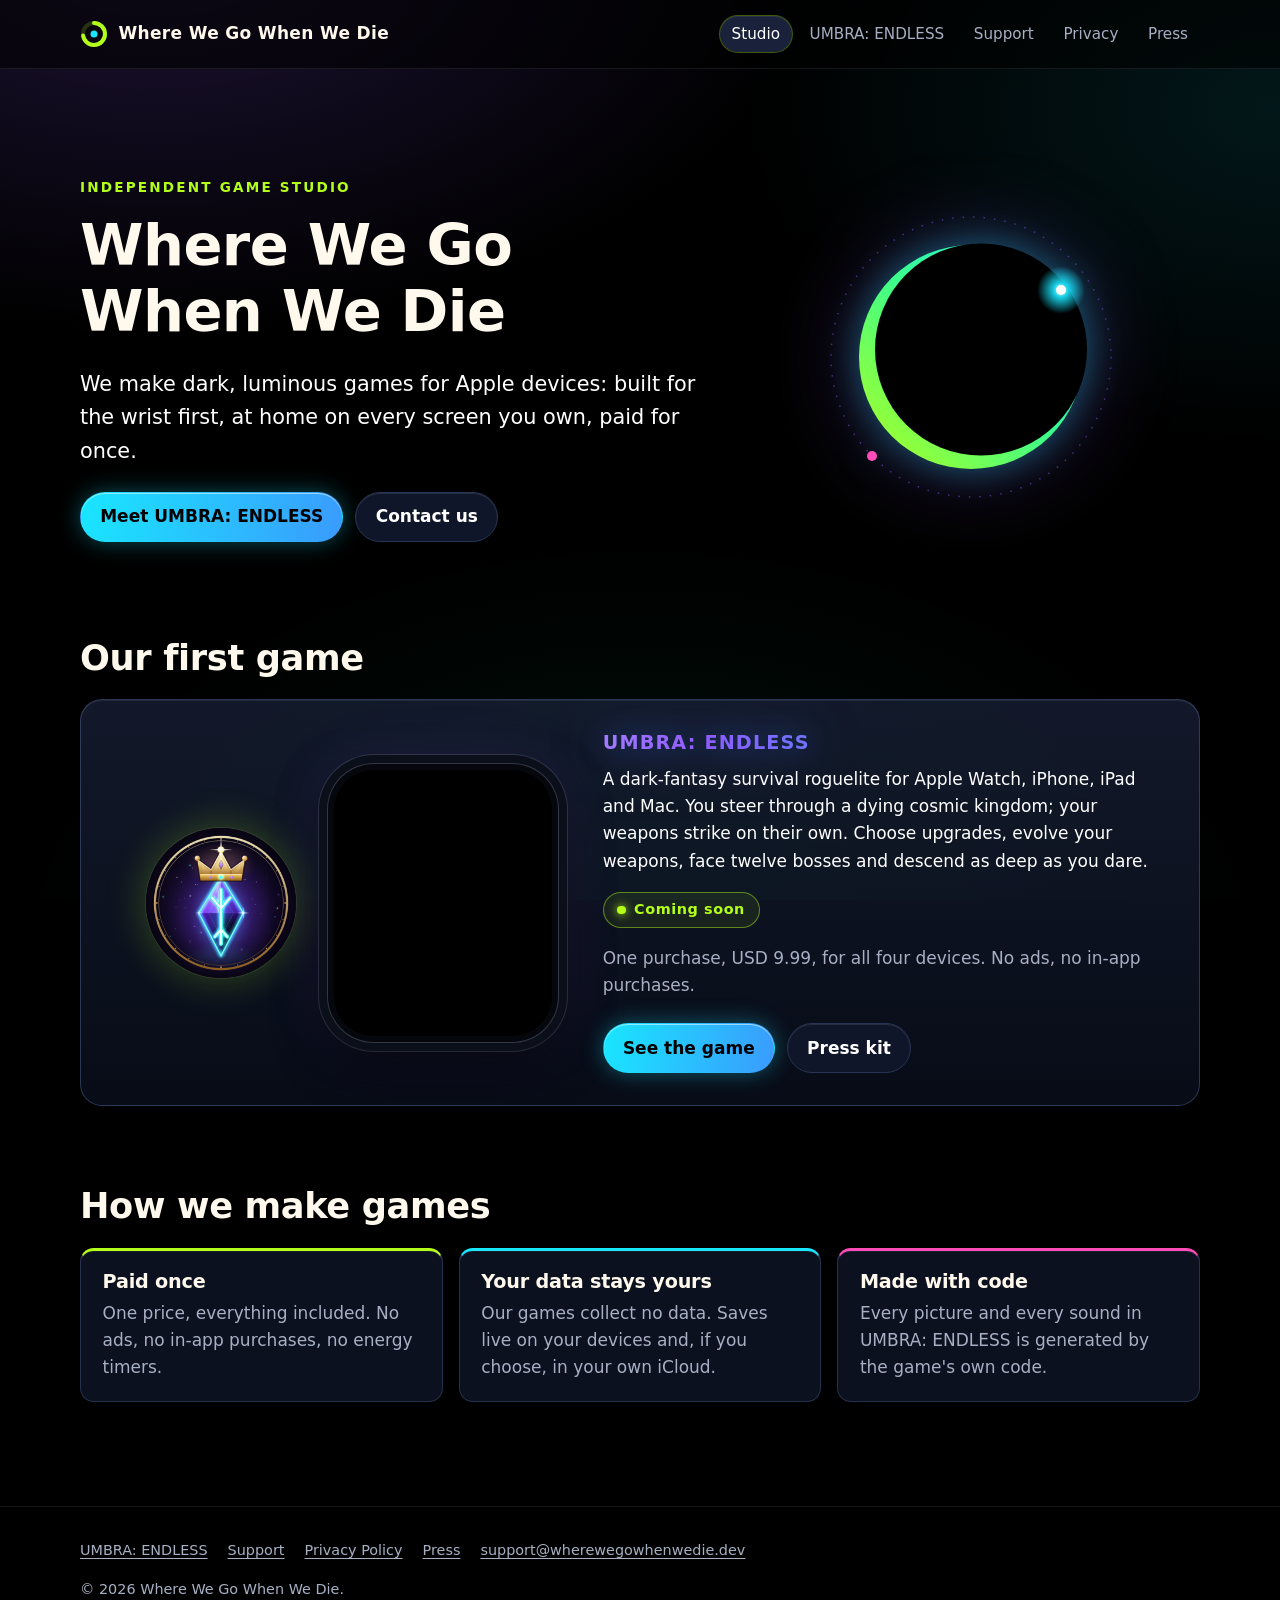
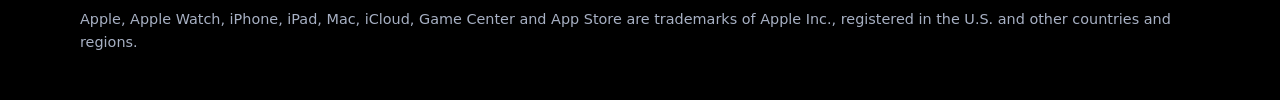
<file: index.html>
<!doctype html>
<html lang="en">
<head>
  <meta charset="utf-8">
  <meta name="viewport" content="width=device-width, initial-scale=1">
  <meta http-equiv="Content-Security-Policy" content="default-src 'none'; style-src 'self'; img-src 'self'; base-uri 'none'; form-action 'none'">
  <meta name="referrer" content="no-referrer">
  <title>Where We Go When We Die, an independent game studio</title>
  <meta name="description" content="Where We Go When We Die is an independent studio making dark, luminous games for Apple devices. Its first game is UMBRA: ENDLESS.">
  <link rel="canonical" href="https://wherewegowhenwedie.dev/">
  <meta name="theme-color" content="#000000">
  <meta property="og:type" content="website">
  <meta property="og:site_name" content="Where We Go When We Die">
  <meta property="og:title" content="Where We Go When We Die">
  <meta property="og:description" content="An independent studio making dark, luminous games for Apple devices. First game: UMBRA: ENDLESS.">
  <meta property="og:url" content="https://wherewegowhenwedie.dev/">
  <meta property="og:image" content="https://wherewegowhenwedie.dev/assets/img/umbra-icon-512.png">
  <link rel="icon" href="/favicon.ico" sizes="any">
  <link rel="icon" type="image/png" href="/assets/img/favicon-32.png" sizes="32x32">
  <link rel="apple-touch-icon" href="/apple-touch-icon.png">
  <link rel="stylesheet" href="/assets/site.css">
</head>
<body>
  <a class="skip-link" href="#main">Skip to content</a>

  <header class="site-header">
    <div class="wrap">
      <a class="studio-mark" href="/">
        <svg width="28" height="28" viewBox="0 0 28 28" aria-hidden="true" focusable="false">
          <circle cx="14" cy="14" r="11" fill="none" stroke="#b4ff1a" stroke-opacity="0.18" stroke-width="4"/>
          <circle cx="14" cy="14" r="11" fill="none" stroke="#b4ff1a" stroke-width="4" stroke-linecap="round" stroke-dasharray="50 70" transform="rotate(-90 14 14)"/>
          <circle cx="14" cy="14" r="3.5" fill="#19e6ff"/>
        </svg>
        Where We Go When We Die
      </a>
      <nav class="site-nav" aria-label="Main">
        <ul>
          <li><a href="/" aria-current="page">Studio</a></li>
          <li><a href="/umbra/">UMBRA: ENDLESS</a></li>
          <li><a href="/umbra/support/">Support</a></li>
          <li><a href="/umbra/privacy/">Privacy</a></li>
          <li><a href="/press/">Press</a></li>
        </ul>
      </nav>
    </div>
  </header>

  <main id="main">
    <section class="hero">
      <div class="wrap hero-grid">
        <div>
          <p class="eyebrow">Independent game studio</p>
          <h1>Where We Go<br>When We Die</h1>
          <p class="lead">We make dark, luminous games for Apple devices: built for the wrist first, at home on every screen you own, paid for once.</p>
          <div class="actions">
            <a class="btn btn-primary" href="/umbra/">Meet UMBRA: ENDLESS</a>
            <!--email_off--><a class="btn" href="mailto:support@wherewegowhenwedie.dev">Contact us</a><!--/email_off-->
          </div>
        </div>
        <svg class="hero-mark" viewBox="0 0 300 300" aria-hidden="true" focusable="false">
          <defs>
            <linearGradient id="mark-corona" x1="0" y1="1" x2="1" y2="0">
              <stop offset="0" stop-color="#b4ff1a"/>
              <stop offset="0.5" stop-color="#3dff8a"/>
              <stop offset="1" stop-color="#19e6ff"/>
            </linearGradient>
            <radialGradient id="mark-bead">
              <stop offset="0" stop-color="#ffffff"/>
              <stop offset="0.3" stop-color="#19e6ff" stop-opacity="0.9"/>
              <stop offset="1" stop-color="#19e6ff" stop-opacity="0"/>
            </radialGradient>
          </defs>
          <circle cx="150" cy="150" r="140" fill="none" stroke="#8e5bff" stroke-opacity="0.45" stroke-width="1.5" stroke-dasharray="1.5 9"/>
          <circle cx="150" cy="150" r="112" fill="url(#mark-corona)"/>
          <circle cx="160" cy="142.5" r="106" fill="#000000"/>
          <circle cx="240" cy="83" r="24" fill="url(#mark-bead)"/>
          <circle cx="240" cy="83" r="5" fill="#ffffff"/>
          <circle cx="51" cy="249" r="5" fill="#ff4cb8"/>
        </svg>
      </div>
    </section>

    <section aria-labelledby="first-game">
      <div class="wrap">
        <h2 id="first-game">Our first game</h2>
        <article class="panel feature">
          <div class="feature-art">
            <picture><source srcset="/assets/img/umbra-icon-256.webp" type="image/webp"><img class="app-icon" src="/assets/img/umbra-icon-256.png" width="256" height="256" loading="lazy" decoding="async" alt="The UMBRA: ENDLESS app icon."></picture>
            <picture><source srcset="/assets/img/umbra-run.webp" type="image/webp"><img class="screen" src="/assets/img/umbra-run.png" width="844" height="1028" loading="lazy" decoding="async" alt="A run in UMBRA: ENDLESS on Apple Watch: the hero among the stone pillars and candles of the Ashen Cathedral, with enemies closing in and an attack lane marked in red."></picture>
          </div>
          <div>
            <h3 class="glow-title">UMBRA: ENDLESS</h3>
            <p>A dark-fantasy survival roguelite for Apple Watch, iPhone, iPad and Mac. You steer through a dying cosmic kingdom; your weapons strike on their own. Choose upgrades, evolve your weapons, face twelve bosses and descend as deep as you dare.</p>
            <p><span class="pill">Coming soon</span></p>
            <p class="dim">One purchase, USD 9.99, for all four devices. No ads, no in-app purchases.</p>
            <div class="actions">
              <a class="btn btn-primary" href="/umbra/">See the game</a>
              <a class="btn" href="/press/">Press kit</a>
            </div>
          </div>
        </article>
      </div>
    </section>

    <section aria-labelledby="how-we-work">
      <div class="wrap">
        <h2 id="how-we-work">How we make games</h2>
        <ul class="grid grid-3" role="list">
          <li class="card accent accent-lime">
            <h3>Paid once</h3>
            <p>One price, everything included. No ads, no in-app purchases, no energy timers.</p>
          </li>
          <li class="card accent accent-cyan">
            <h3>Your data stays yours</h3>
            <p>Our games collect no data. Saves live on your devices and, if you choose, in your own iCloud.</p>
          </li>
          <li class="card accent accent-magenta">
            <h3>Made with code</h3>
            <p>Every picture and every sound in UMBRA: ENDLESS is generated by the game's own code.</p>
          </li>
        </ul>
      </div>
    </section>
  </main>

  <footer class="site-footer">
    <div class="wrap">
      <ul>
        <li><a href="/umbra/">UMBRA: ENDLESS</a></li>
        <li><a href="/umbra/support/">Support</a></li>
        <li><a href="/umbra/privacy/">Privacy Policy</a></li>
        <li><a href="/press/">Press</a></li>
        <li><!--email_off--><a href="mailto:support@wherewegowhenwedie.dev">support@wherewegowhenwedie.dev</a><!--/email_off--></li>
      </ul>
      <p>&copy; 2026 Where We Go When We Die.</p>
      <p>Apple, Apple Watch, iPhone, iPad, Mac, iCloud, Game Center and App Store are trademarks of Apple Inc., registered in the U.S. and other countries and regions.</p>
    </div>
  </footer>
</body>
</html>
</file>
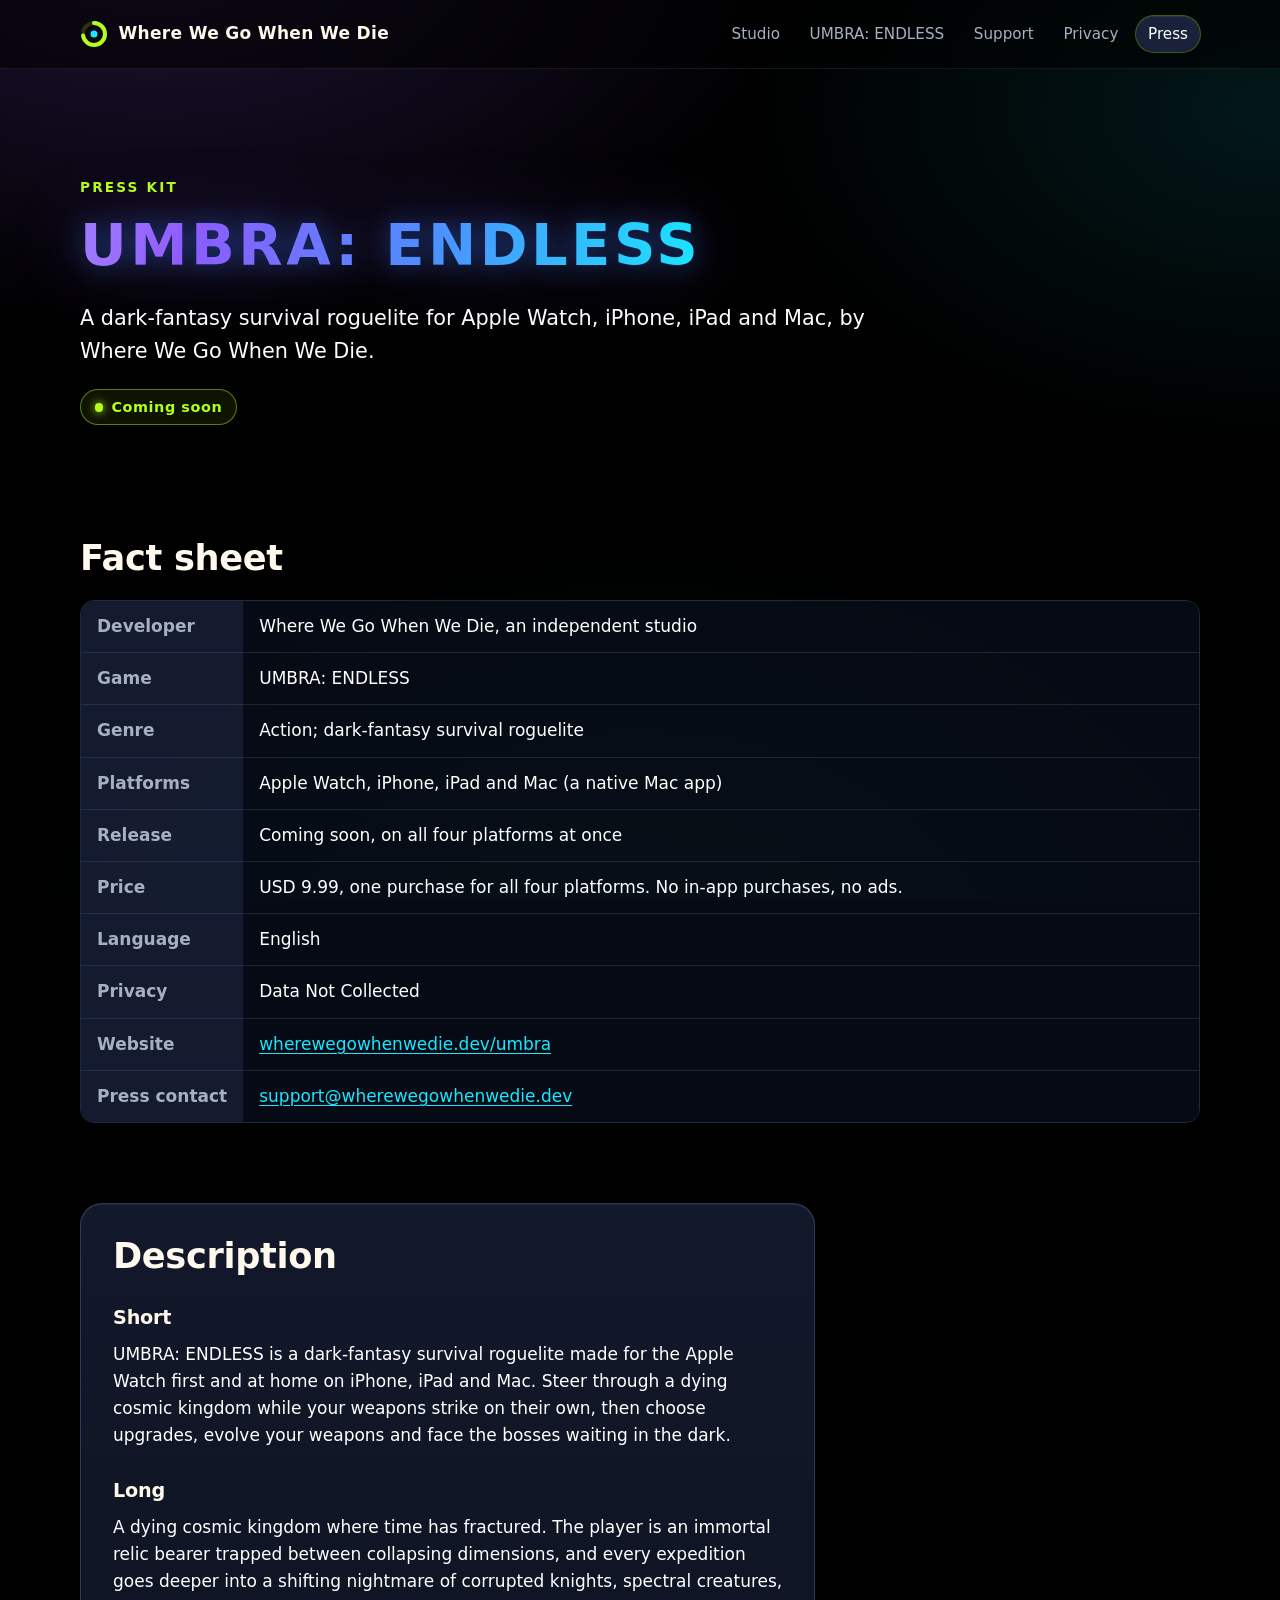
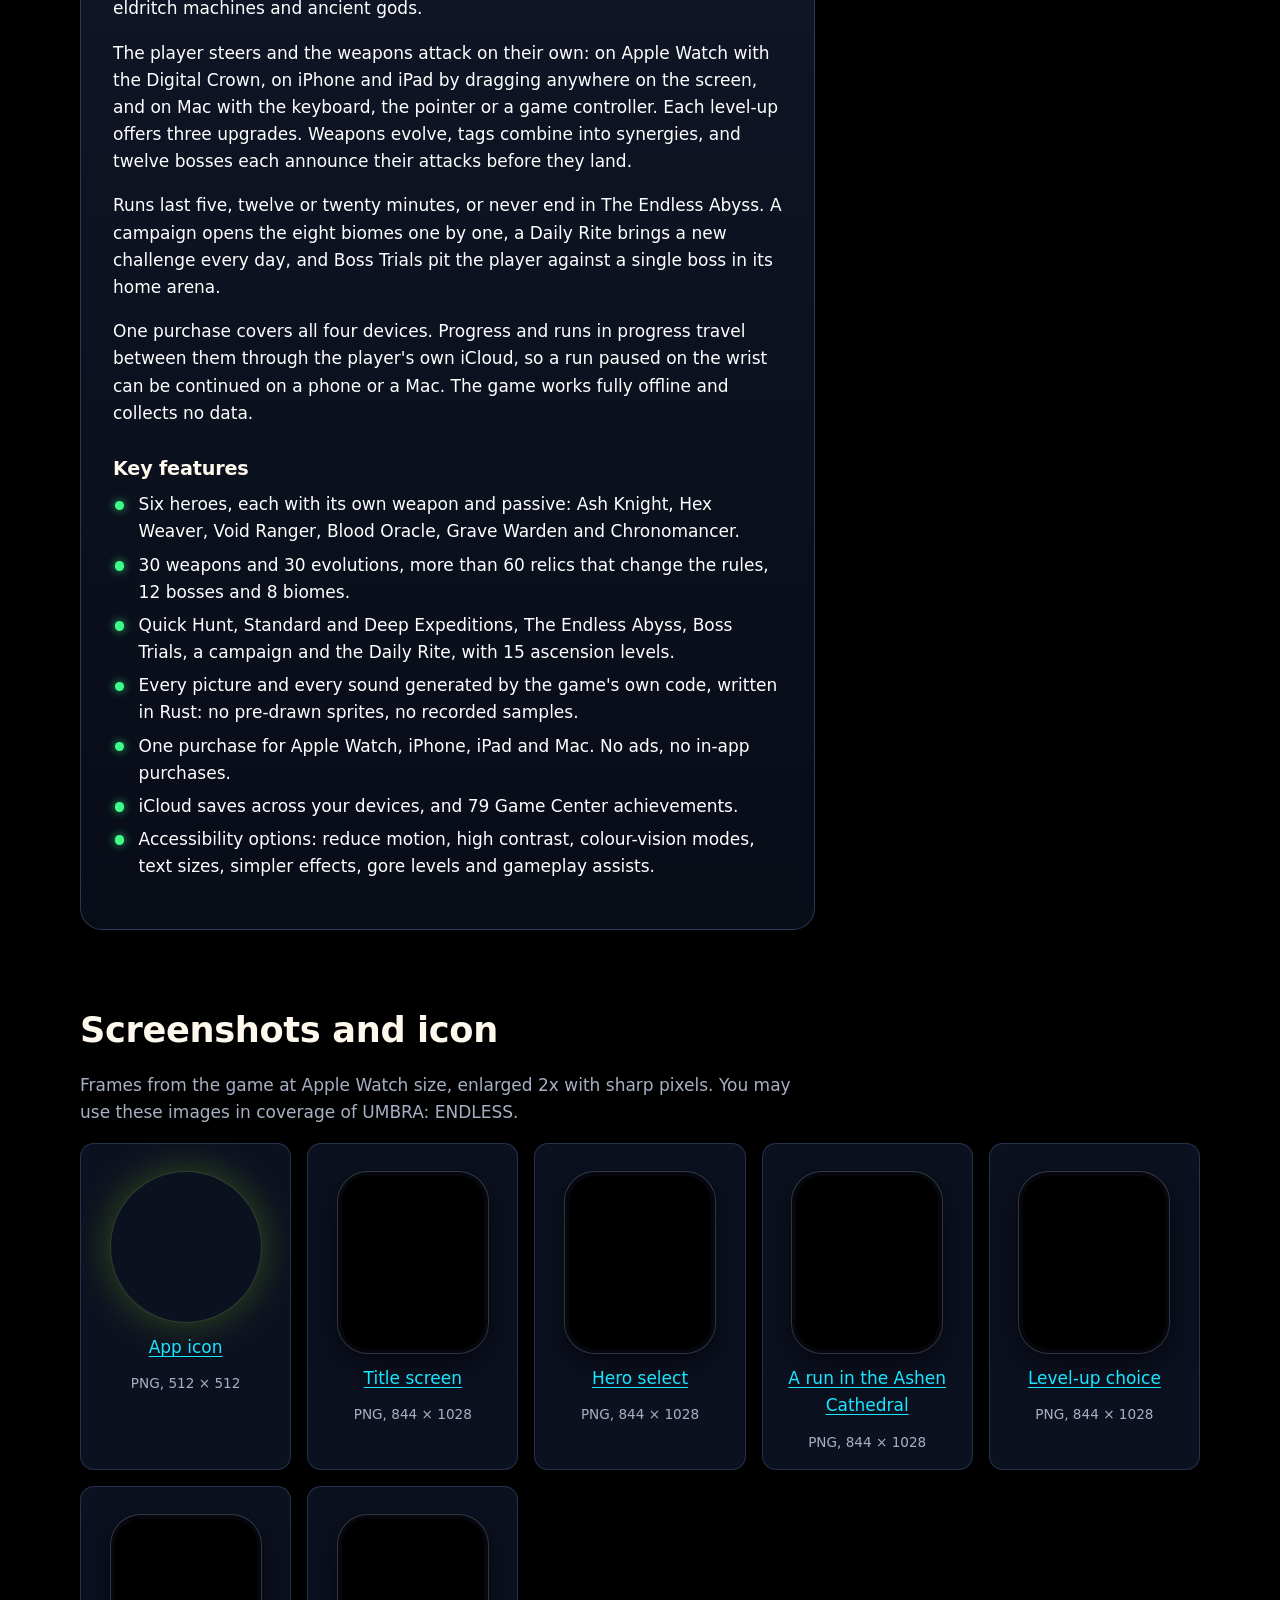
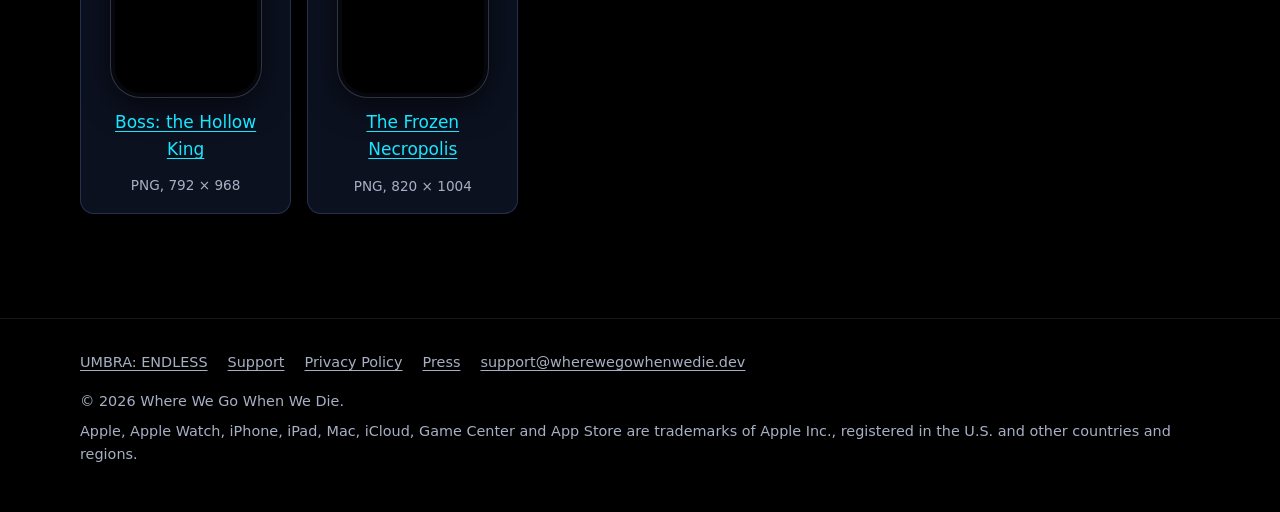
<file: press/index.html>
<!doctype html>
<html lang="en">
<head>
  <meta charset="utf-8">
  <meta name="viewport" content="width=device-width, initial-scale=1">
  <meta http-equiv="Content-Security-Policy" content="default-src 'none'; style-src 'self'; img-src 'self'; base-uri 'none'; form-action 'none'">
  <meta name="referrer" content="no-referrer">
  <title>Press kit &middot; UMBRA: ENDLESS</title>
  <meta name="description" content="Press kit for UMBRA: ENDLESS by Where We Go When We Die: fact sheet, description, screenshots and icon to download.">
  <link rel="canonical" href="https://wherewegowhenwedie.dev/press/">
  <meta name="theme-color" content="#000000">
  <meta property="og:type" content="website">
  <meta property="og:site_name" content="Where We Go When We Die">
  <meta property="og:title" content="Press kit &middot; UMBRA: ENDLESS">
  <meta property="og:description" content="Press kit for UMBRA: ENDLESS by Where We Go When We Die: fact sheet, description, screenshots and icon to download.">
  <meta property="og:url" content="https://wherewegowhenwedie.dev/press/">
  <meta property="og:image" content="https://wherewegowhenwedie.dev/assets/img/umbra-icon-512.png">
  <link rel="icon" href="/favicon.ico" sizes="any">
  <link rel="icon" type="image/png" href="/assets/img/favicon-32.png" sizes="32x32">
  <link rel="apple-touch-icon" href="/apple-touch-icon.png">
  <link rel="stylesheet" href="/assets/site.css">
</head>
<body>
  <a class="skip-link" href="#main">Skip to content</a>

  <header class="site-header">
    <div class="wrap">
      <a class="studio-mark" href="/">
        <svg width="28" height="28" viewBox="0 0 28 28" aria-hidden="true" focusable="false">
          <circle cx="14" cy="14" r="11" fill="none" stroke="#b4ff1a" stroke-opacity="0.18" stroke-width="4"/>
          <circle cx="14" cy="14" r="11" fill="none" stroke="#b4ff1a" stroke-width="4" stroke-linecap="round" stroke-dasharray="50 70" transform="rotate(-90 14 14)"/>
          <circle cx="14" cy="14" r="3.5" fill="#19e6ff"/>
        </svg>
        Where We Go When We Die
      </a>
      <nav class="site-nav" aria-label="Main">
        <ul>
          <li><a href="/">Studio</a></li>
          <li><a href="/umbra/">UMBRA: ENDLESS</a></li>
          <li><a href="/umbra/support/">Support</a></li>
          <li><a href="/umbra/privacy/">Privacy</a></li>
          <li><a href="/press/" aria-current="page">Press</a></li>
        </ul>
      </nav>
    </div>
  </header>

  <main id="main">
    <section class="hero">
      <div class="wrap">
        <p class="eyebrow">Press kit</p>
        <h1><span class="glow-title">UMBRA: ENDLESS</span></h1>
        <p class="lead">A dark-fantasy survival roguelite for Apple Watch, iPhone, iPad and Mac, by Where We Go When We Die.</p>
        <p><span class="pill">Coming soon</span></p>
      </div>
    </section>

    <section aria-labelledby="facts">
      <div class="wrap">
        <h2 id="facts">Fact sheet</h2>
        <dl class="facts">
          <dt>Developer</dt>
          <dd>Where We Go When We Die, an independent studio</dd>
          <dt>Game</dt>
          <dd>UMBRA: ENDLESS</dd>
          <dt>Genre</dt>
          <dd>Action; dark-fantasy survival roguelite</dd>
          <dt>Platforms</dt>
          <dd>Apple Watch, iPhone, iPad and Mac (a native Mac app)</dd>
          <dt>Release</dt>
          <dd>Coming soon, on all four platforms at once</dd>
          <dt>Price</dt>
          <dd>USD 9.99, one purchase for all four platforms. No in-app purchases, no ads.</dd>
          <dt>Language</dt>
          <dd>English</dd>
          <dt>Privacy</dt>
          <dd>Data Not Collected</dd>
          <dt>Website</dt>
          <dd><a href="https://wherewegowhenwedie.dev/umbra/">wherewegowhenwedie.dev/umbra</a></dd>
          <dt>Press contact</dt>
          <dd><!--email_off--><a href="mailto:support@wherewegowhenwedie.dev?subject=Press%3A%20UMBRA%3A%20ENDLESS">support@wherewegowhenwedie.dev</a><!--/email_off--></dd>
        </dl>
      </div>
    </section>

    <section aria-labelledby="description">
      <div class="wrap">
        <div class="panel prose">
          <h2 id="description">Description</h2>
          <h3>Short</h3>
          <p>UMBRA: ENDLESS is a dark-fantasy survival roguelite made for the Apple Watch first and at home on iPhone, iPad and Mac. Steer through a dying cosmic kingdom while your weapons strike on their own, then choose upgrades, evolve your weapons and face the bosses waiting in the dark.</p>
          <h3>Long</h3>
          <p>A dying cosmic kingdom where time has fractured. The player is an immortal relic bearer trapped between collapsing dimensions, and every expedition goes deeper into a shifting nightmare of corrupted knights, spectral creatures, eldritch machines and ancient gods.</p>
          <p>The player steers and the weapons attack on their own: on Apple Watch with the Digital Crown, on iPhone and iPad by dragging anywhere on the screen, and on Mac with the keyboard, the pointer or a game controller. Each level-up offers three upgrades. Weapons evolve, tags combine into synergies, and twelve bosses each announce their attacks before they land.</p>
          <p>Runs last five, twelve or twenty minutes, or never end in The Endless Abyss. A campaign opens the eight biomes one by one, a Daily Rite brings a new challenge every day, and Boss Trials pit the player against a single boss in its home arena.</p>
          <p>One purchase covers all four devices. Progress and runs in progress travel between them through the player's own iCloud, so a run paused on the wrist can be continued on a phone or a Mac. The game works fully offline and collects no data.</p>
          <h3>Key features</h3>
          <ul class="ticks">
            <li>Six heroes, each with its own weapon and passive: Ash Knight, Hex Weaver, Void Ranger, Blood Oracle, Grave Warden and Chronomancer.</li>
            <li>30 weapons and 30 evolutions, more than 60 relics that change the rules, 12 bosses and 8 biomes.</li>
            <li>Quick Hunt, Standard and Deep Expeditions, The Endless Abyss, Boss Trials, a campaign and the Daily Rite, with 15 ascension levels.</li>
            <li>Every picture and every sound generated by the game's own code, written in Rust: no pre-drawn sprites, no recorded samples.</li>
            <li>One purchase for Apple Watch, iPhone, iPad and Mac. No ads, no in-app purchases.</li>
            <li>iCloud saves across your devices, and 79 Game Center achievements.</li>
            <li>Accessibility options: reduce motion, high contrast, colour-vision modes, text sizes, simpler effects, gore levels and gameplay assists.</li>
          </ul>
        </div>
      </div>
    </section>

    <section aria-labelledby="downloads">
      <div class="wrap">
        <h2 id="downloads">Screenshots and icon</h2>
        <p class="dim prose">Frames from the game at Apple Watch size, enlarged 2x with sharp pixels. You may use these images in coverage of UMBRA: ENDLESS.</p>
        <ul class="downloads" role="list">
          <li>
            <picture><source srcset="/assets/img/umbra-icon-512.webp" type="image/webp"><img class="app-icon" src="/assets/img/umbra-icon-512.png" width="512" height="512" loading="lazy" decoding="async" alt="The UMBRA: ENDLESS app icon."></picture>
            <a href="/assets/img/umbra-icon-512.png" download>App icon</a>
            <span>PNG, 512 &times; 512</span>
          </li>
          <li>
            <picture><source srcset="/assets/img/umbra-title.webp" type="image/webp"><img class="screen" src="/assets/img/umbra-title.png" width="844" height="1028" loading="lazy" decoding="async" alt="The title screen."></picture>
            <a href="/assets/img/umbra-title.png" download>Title screen</a>
            <span>PNG, 844 &times; 1028</span>
          </li>
          <li>
            <picture><source srcset="/assets/img/umbra-heroes.webp" type="image/webp"><img class="screen" src="/assets/img/umbra-heroes.png" width="844" height="1028" loading="lazy" decoding="async" alt="The hero select screen."></picture>
            <a href="/assets/img/umbra-heroes.png" download>Hero select</a>
            <span>PNG, 844 &times; 1028</span>
          </li>
          <li>
            <picture><source srcset="/assets/img/umbra-run.webp" type="image/webp"><img class="screen" src="/assets/img/umbra-run.png" width="844" height="1028" loading="lazy" decoding="async" alt="A run in the Ashen Cathedral."></picture>
            <a href="/assets/img/umbra-run.png" download>A run in the Ashen Cathedral</a>
            <span>PNG, 844 &times; 1028</span>
          </li>
          <li>
            <picture><source srcset="/assets/img/umbra-upgrade.webp" type="image/webp"><img class="screen" src="/assets/img/umbra-upgrade.png" width="844" height="1028" loading="lazy" decoding="async" alt="The level-up screen with three upgrade cards."></picture>
            <a href="/assets/img/umbra-upgrade.png" download>Level-up choice</a>
            <span>PNG, 844 &times; 1028</span>
          </li>
          <li>
            <picture><source srcset="/assets/img/umbra-boss.webp" type="image/webp"><img class="screen" src="/assets/img/umbra-boss.png" width="792" height="968" loading="lazy" decoding="async" alt="A boss fight against the Hollow King."></picture>
            <a href="/assets/img/umbra-boss.png" download>Boss: the Hollow King</a>
            <span>PNG, 792 &times; 968</span>
          </li>
          <li>
            <picture><source srcset="/assets/img/umbra-biome.webp" type="image/webp"><img class="screen" src="/assets/img/umbra-biome.png" width="820" height="1004" loading="lazy" decoding="async" alt="The hero in the Frozen Necropolis."></picture>
            <a href="/assets/img/umbra-biome.png" download>The Frozen Necropolis</a>
            <span>PNG, 820 &times; 1004</span>
          </li>
        </ul>
        <!--
          APP STORE BADGE PLACEHOLDER: once the App Store link exists, add the official badge and link here
          (see the comment in /umbra/index.html), and replace "Coming soon" above and in the fact sheet.
        -->
      </div>
    </section>
  </main>

  <footer class="site-footer">
    <div class="wrap">
      <ul>
        <li><a href="/umbra/">UMBRA: ENDLESS</a></li>
        <li><a href="/umbra/support/">Support</a></li>
        <li><a href="/umbra/privacy/">Privacy Policy</a></li>
        <li><a href="/press/">Press</a></li>
        <li><!--email_off--><a href="mailto:support@wherewegowhenwedie.dev">support@wherewegowhenwedie.dev</a><!--/email_off--></li>
      </ul>
      <p>&copy; 2026 Where We Go When We Die.</p>
      <p>Apple, Apple Watch, iPhone, iPad, Mac, iCloud, Game Center and App Store are trademarks of Apple Inc., registered in the U.S. and other countries and regions.</p>
    </div>
  </footer>
</body>
</html>
</file>
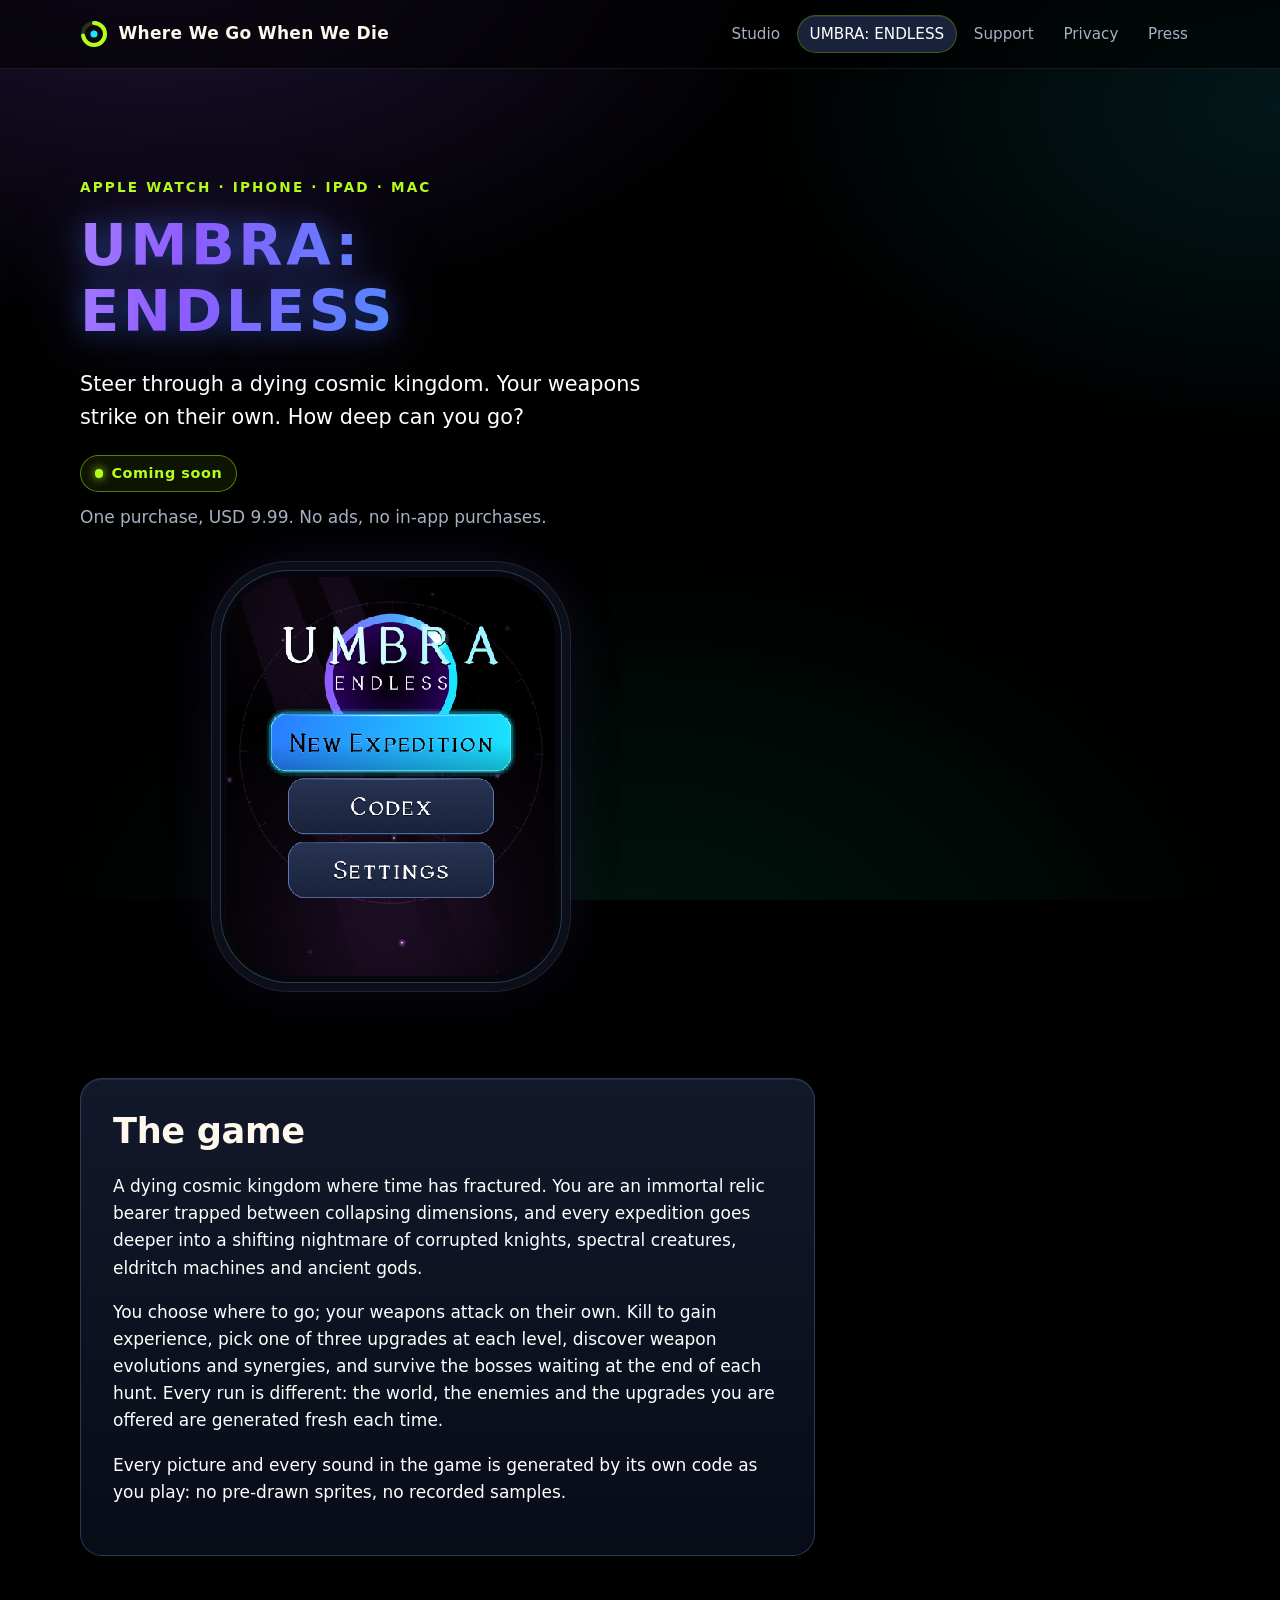
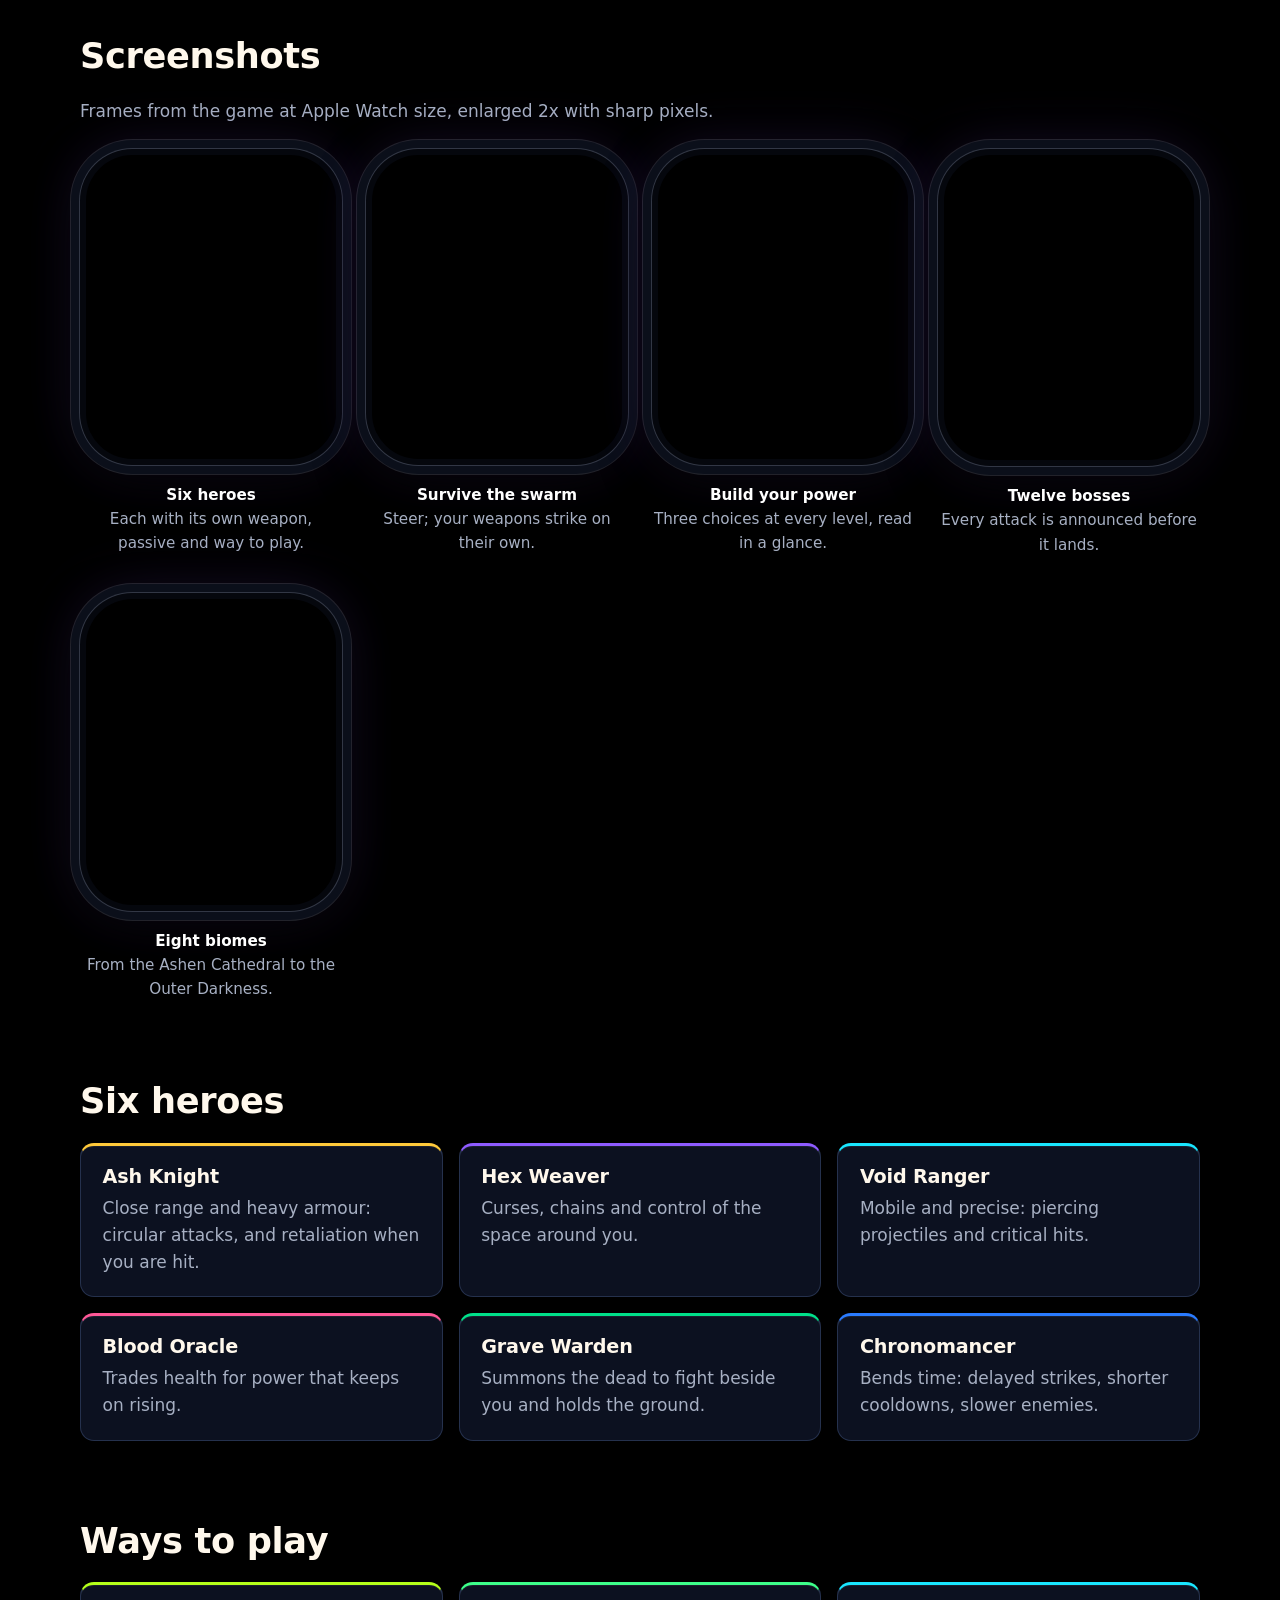
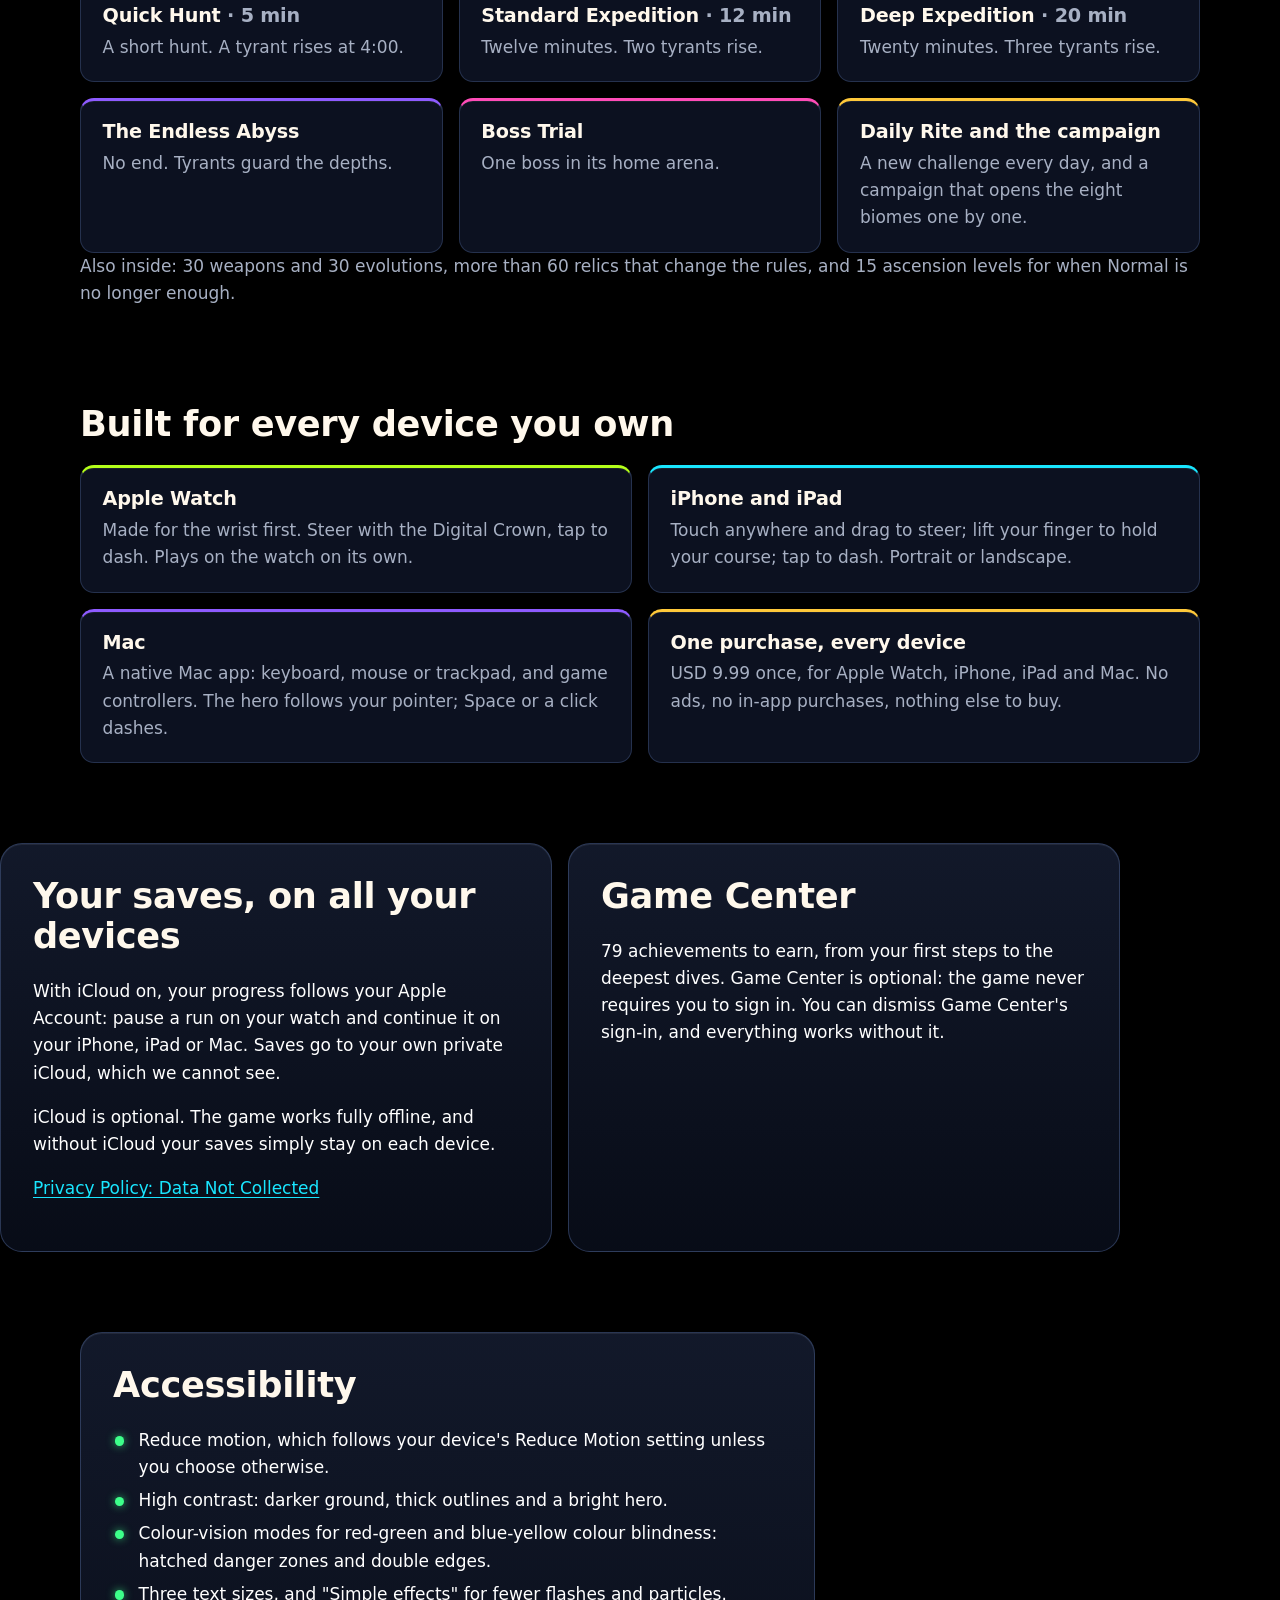
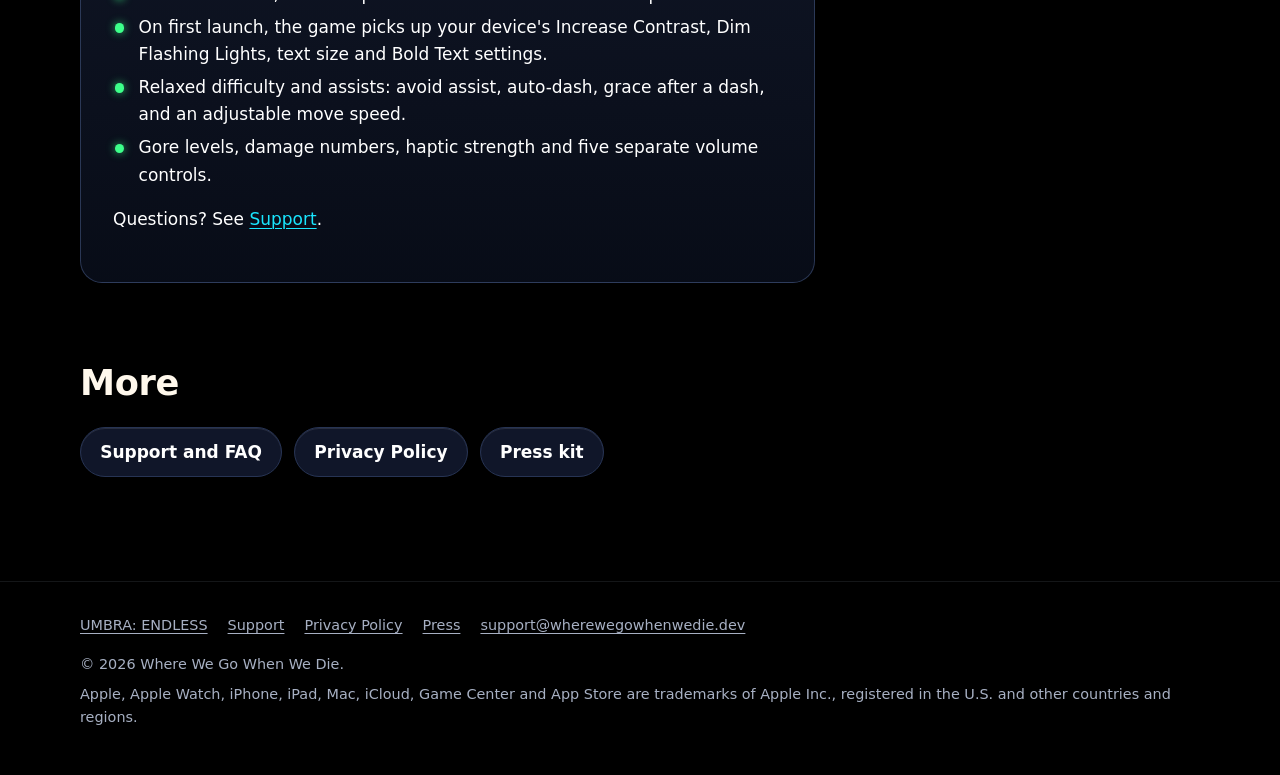
<file: umbra/index.html>
<!doctype html>
<html lang="en">
<head>
  <meta charset="utf-8">
  <meta name="viewport" content="width=device-width, initial-scale=1">
  <meta http-equiv="Content-Security-Policy" content="default-src 'none'; style-src 'self'; img-src 'self'; base-uri 'none'; form-action 'none'">
  <meta name="referrer" content="no-referrer">
  <title>UMBRA: ENDLESS, a dark-fantasy survival roguelite for Apple Watch, iPhone, iPad and Mac</title>
  <meta name="description" content="UMBRA: ENDLESS is a dark-fantasy survival roguelite for Apple Watch, iPhone, iPad and Mac. One purchase, no ads, no in-app purchases. Coming soon.">
  <link rel="canonical" href="https://wherewegowhenwedie.dev/umbra/">
  <meta name="theme-color" content="#000000">
  <meta property="og:type" content="website">
  <meta property="og:site_name" content="Where We Go When We Die">
  <meta property="og:title" content="UMBRA: ENDLESS">
  <meta property="og:description" content="A dark-fantasy survival roguelite for Apple Watch, iPhone, iPad and Mac. Coming soon.">
  <meta property="og:url" content="https://wherewegowhenwedie.dev/umbra/">
  <meta property="og:image" content="https://wherewegowhenwedie.dev/assets/img/umbra-run.png">
  <link rel="icon" href="/favicon.ico" sizes="any">
  <link rel="icon" type="image/png" href="/assets/img/favicon-32.png" sizes="32x32">
  <link rel="apple-touch-icon" href="/apple-touch-icon.png">
  <link rel="stylesheet" href="/assets/site.css">
</head>
<body>
  <a class="skip-link" href="#main">Skip to content</a>

  <header class="site-header">
    <div class="wrap">
      <a class="studio-mark" href="/">
        <svg width="28" height="28" viewBox="0 0 28 28" aria-hidden="true" focusable="false">
          <circle cx="14" cy="14" r="11" fill="none" stroke="#b4ff1a" stroke-opacity="0.18" stroke-width="4"/>
          <circle cx="14" cy="14" r="11" fill="none" stroke="#b4ff1a" stroke-width="4" stroke-linecap="round" stroke-dasharray="50 70" transform="rotate(-90 14 14)"/>
          <circle cx="14" cy="14" r="3.5" fill="#19e6ff"/>
        </svg>
        Where We Go When We Die
      </a>
      <nav class="site-nav" aria-label="Main">
        <ul>
          <li><a href="/">Studio</a></li>
          <li><a href="/umbra/" aria-current="page">UMBRA: ENDLESS</a></li>
          <li><a href="/umbra/support/">Support</a></li>
          <li><a href="/umbra/privacy/">Privacy</a></li>
          <li><a href="/press/">Press</a></li>
        </ul>
      </nav>
    </div>
  </header>

  <main id="main">
    <section class="hero">
      <div class="wrap hero-grid">
        <div>
          <p class="eyebrow">Apple Watch &middot; iPhone &middot; iPad &middot; Mac</p>
          <h1 class="glow-title">UMBRA: ENDLESS</h1>
          <p class="lead">Steer through a dying cosmic kingdom. Your weapons strike on their own. How deep can you go?</p>
          <div class="store-slot">
            <span class="pill">Coming soon</span>
            <!--
              APP STORE BADGE PLACEHOLDER. Not live yet: the game is not on the App Store.
              When the App Store link exists, put Apple's official "Download on the App Store" badge here
              (from Apple's marketing resources, saved as a local file under /assets/img/ so no outside
              server is contacted), linked to the app's App Store URL, with alt="Download on the App Store",
              and remove the "Coming soon" pill above. Do the same on /press/ and on the home page card.
            -->
            <span class="dim">One purchase, USD 9.99. No ads, no in-app purchases.</span>
          </div>
        </div>
        <picture><source srcset="/assets/img/umbra-title.webp" type="image/webp"><img class="screen" src="/assets/img/umbra-title.png" width="844" height="1028" alt="The UMBRA: ENDLESS title screen on Apple Watch: the game's name glowing above the New Expedition, Codex and Settings buttons."></picture>
      </div>
    </section>

    <section aria-labelledby="the-game">
      <div class="wrap">
        <div class="panel prose">
          <h2 id="the-game">The game</h2>
          <p>A dying cosmic kingdom where time has fractured. You are an immortal relic bearer trapped between collapsing dimensions, and every expedition goes deeper into a shifting nightmare of corrupted knights, spectral creatures, eldritch machines and ancient gods.</p>
          <p>You choose where to go; your weapons attack on their own. Kill to gain experience, pick one of three upgrades at each level, discover weapon evolutions and synergies, and survive the bosses waiting at the end of each hunt. Every run is different: the world, the enemies and the upgrades you are offered are generated fresh each time.</p>
          <p>Every picture and every sound in the game is generated by its own code as you play: no pre-drawn sprites, no recorded samples.</p>
        </div>
      </div>
    </section>

    <section aria-labelledby="screens">
      <div class="wrap">
        <h2 id="screens">Screenshots</h2>
        <p class="dim">Frames from the game at Apple Watch size, enlarged 2x with sharp pixels.</p>
        <ul class="gallery" role="list">
          <li>
            <figure>
              <picture><source srcset="/assets/img/umbra-heroes.webp" type="image/webp"><img class="screen" src="/assets/img/umbra-heroes.png" width="844" height="1028" loading="lazy" decoding="async" alt="The hero select screen: the Ash Knight on a lit pedestal, with his passive, Cinder Retort, and his weapon, the Mooncleaver."></picture>
              <figcaption><strong>Six heroes</strong>Each with its own weapon, passive and way to play.</figcaption>
            </figure>
          </li>
          <li>
            <figure>
              <picture><source srcset="/assets/img/umbra-run.webp" type="image/webp"><img class="screen" src="/assets/img/umbra-run.png" width="844" height="1028" loading="lazy" decoding="async" alt="A run in the Ashen Cathedral: the hero among stone pillars and candles on a violet floor, with enemies closing in and a charging enemy's lane marked in red."></picture>
              <figcaption><strong>Survive the swarm</strong>Steer; your weapons strike on their own.</figcaption>
            </figure>
          </li>
          <li>
            <figure>
              <picture><source srcset="/assets/img/umbra-upgrade.webp" type="image/webp"><img class="screen" src="/assets/img/umbra-upgrade.png" width="844" height="1028" loading="lazy" decoding="async" alt="The level-up screen: three upgrade choices along the top and the details of the highlighted one, the Pilgrim Lance."></picture>
              <figcaption><strong>Build your power</strong>Three choices at every level, read in a glance.</figcaption>
            </figure>
          </li>
          <li>
            <figure>
              <picture><source srcset="/assets/img/umbra-boss.webp" type="image/webp"><img class="screen" src="/assets/img/umbra-boss.png" width="792" height="968" loading="lazy" decoding="async" alt="A boss fight against the Hollow King, a crowned figure with a long blade, its Regicide Arc attack marked in red on the floor before it strikes."></picture>
              <figcaption><strong>Twelve bosses</strong>Every attack is announced before it lands.</figcaption>
            </figure>
          </li>
          <li>
            <figure>
              <picture><source srcset="/assets/img/umbra-biome.webp" type="image/webp"><img class="screen" src="/assets/img/umbra-biome.png" width="820" height="1004" loading="lazy" decoding="async" alt="The hero in the Frozen Necropolis, among ice crystals on a glowing teal floor."></picture>
              <figcaption><strong>Eight biomes</strong>From the Ashen Cathedral to the Outer Darkness.</figcaption>
            </figure>
          </li>
        </ul>
      </div>
    </section>

    <section aria-labelledby="heroes">
      <div class="wrap">
        <h2 id="heroes">Six heroes</h2>
        <ul class="grid grid-3" role="list">
          <li class="card accent accent-gold">
            <h3>Ash Knight</h3>
            <p>Close range and heavy armour: circular attacks, and retaliation when you are hit.</p>
          </li>
          <li class="card accent accent-violet">
            <h3>Hex Weaver</h3>
            <p>Curses, chains and control of the space around you.</p>
          </li>
          <li class="card accent accent-cyan">
            <h3>Void Ranger</h3>
            <p>Mobile and precise: piercing projectiles and critical hits.</p>
          </li>
          <li class="card accent accent-pink">
            <h3>Blood Oracle</h3>
            <p>Trades health for power that keeps on rising.</p>
          </li>
          <li class="card accent accent-emerald">
            <h3>Grave Warden</h3>
            <p>Summons the dead to fight beside you and holds the ground.</p>
          </li>
          <li class="card accent accent-blue">
            <h3>Chronomancer</h3>
            <p>Bends time: delayed strikes, shorter cooldowns, slower enemies.</p>
          </li>
        </ul>
      </div>
    </section>

    <section aria-labelledby="modes">
      <div class="wrap">
        <h2 id="modes">Ways to play</h2>
        <ul class="grid grid-3" role="list">
          <li class="card accent accent-lime">
            <h3>Quick Hunt <span class="dim">&middot; 5 min</span></h3>
            <p>A short hunt. A tyrant rises at 4:00.</p>
          </li>
          <li class="card accent accent-spring">
            <h3>Standard Expedition <span class="dim">&middot; 12 min</span></h3>
            <p>Twelve minutes. Two tyrants rise.</p>
          </li>
          <li class="card accent accent-cyan">
            <h3>Deep Expedition <span class="dim">&middot; 20 min</span></h3>
            <p>Twenty minutes. Three tyrants rise.</p>
          </li>
          <li class="card accent accent-violet">
            <h3>The Endless Abyss</h3>
            <p>No end. Tyrants guard the depths.</p>
          </li>
          <li class="card accent accent-magenta">
            <h3>Boss Trial</h3>
            <p>One boss in its home arena.</p>
          </li>
          <li class="card accent accent-gold">
            <h3>Daily Rite and the campaign</h3>
            <p>A new challenge every day, and a campaign that opens the eight biomes one by one.</p>
          </li>
        </ul>
        <p class="dim">Also inside: 30 weapons and 30 evolutions, more than 60 relics that change the rules, and 15 ascension levels for when Normal is no longer enough.</p>
      </div>
    </section>

    <section aria-labelledby="devices">
      <div class="wrap">
        <h2 id="devices">Built for every device you own</h2>
        <ul class="grid grid-2" role="list">
          <li class="card accent accent-lime">
            <h3>Apple Watch</h3>
            <p>Made for the wrist first. Steer with the Digital Crown, tap to dash. Plays on the watch on its own.</p>
          </li>
          <li class="card accent accent-cyan">
            <h3>iPhone and iPad</h3>
            <p>Touch anywhere and drag to steer; lift your finger to hold your course; tap to dash. Portrait or landscape.</p>
          </li>
          <li class="card accent accent-violet">
            <h3>Mac</h3>
            <p>A native Mac app: keyboard, mouse or trackpad, and game controllers. The hero follows your pointer; Space or a click dashes.</p>
          </li>
          <li class="card accent accent-gold">
            <h3>One purchase, every device</h3>
            <p>USD 9.99 once, for Apple Watch, iPhone, iPad and Mac. No ads, no in-app purchases, nothing else to buy.</p>
          </li>
        </ul>
      </div>
    </section>

    <section aria-labelledby="sync">
      <div class="wrap grid grid-2">
        <div class="panel">
          <h2 id="sync">Your saves, on all your devices</h2>
          <p>With iCloud on, your progress follows your Apple Account: pause a run on your watch and continue it on your iPhone, iPad or Mac. Saves go to your own private iCloud, which we cannot see.</p>
          <p>iCloud is optional. The game works fully offline, and without iCloud your saves simply stay on each device.</p>
          <p><a href="/umbra/privacy/">Privacy Policy: Data Not Collected</a></p>
        </div>
        <div class="panel">
          <h2>Game Center</h2>
          <p>79 achievements to earn, from your first steps to the deepest dives. Game Center is optional: the game never requires you to sign in. You can dismiss Game Center's sign-in, and everything works without it.</p>
        </div>
      </div>
    </section>

    <section aria-labelledby="access">
      <div class="wrap">
        <div class="panel prose">
          <h2 id="access">Accessibility</h2>
          <ul class="ticks">
            <li>Reduce motion, which follows your device's Reduce Motion setting unless you choose otherwise.</li>
            <li>High contrast: darker ground, thick outlines and a bright hero.</li>
            <li>Colour-vision modes for red-green and blue-yellow colour blindness: hatched danger zones and double edges.</li>
            <li>Three text sizes, and "Simple effects" for fewer flashes and particles.</li>
            <li>On first launch, the game picks up your device's Increase Contrast, Dim Flashing Lights, text size and Bold Text settings.</li>
            <li>Relaxed difficulty and assists: avoid assist, auto-dash, grace after a dash, and an adjustable move speed.</li>
            <li>Gore levels, damage numbers, haptic strength and five separate volume controls.</li>
          </ul>
          <p>Questions? See <a href="/umbra/support/">Support</a>.</p>
        </div>
      </div>
    </section>

    <section aria-labelledby="more">
      <div class="wrap">
        <h2 id="more">More</h2>
        <div class="actions">
          <a class="btn" href="/umbra/support/">Support and FAQ</a>
          <a class="btn" href="/umbra/privacy/">Privacy Policy</a>
          <a class="btn" href="/press/">Press kit</a>
        </div>
      </div>
    </section>
  </main>

  <footer class="site-footer">
    <div class="wrap">
      <ul>
        <li><a href="/umbra/">UMBRA: ENDLESS</a></li>
        <li><a href="/umbra/support/">Support</a></li>
        <li><a href="/umbra/privacy/">Privacy Policy</a></li>
        <li><a href="/press/">Press</a></li>
        <li><!--email_off--><a href="mailto:support@wherewegowhenwedie.dev">support@wherewegowhenwedie.dev</a><!--/email_off--></li>
      </ul>
      <p>&copy; 2026 Where We Go When We Die.</p>
      <p>Apple, Apple Watch, iPhone, iPad, Mac, iCloud, Game Center and App Store are trademarks of Apple Inc., registered in the U.S. and other countries and regions.</p>
    </div>
  </footer>
</body>
</html>
</file>
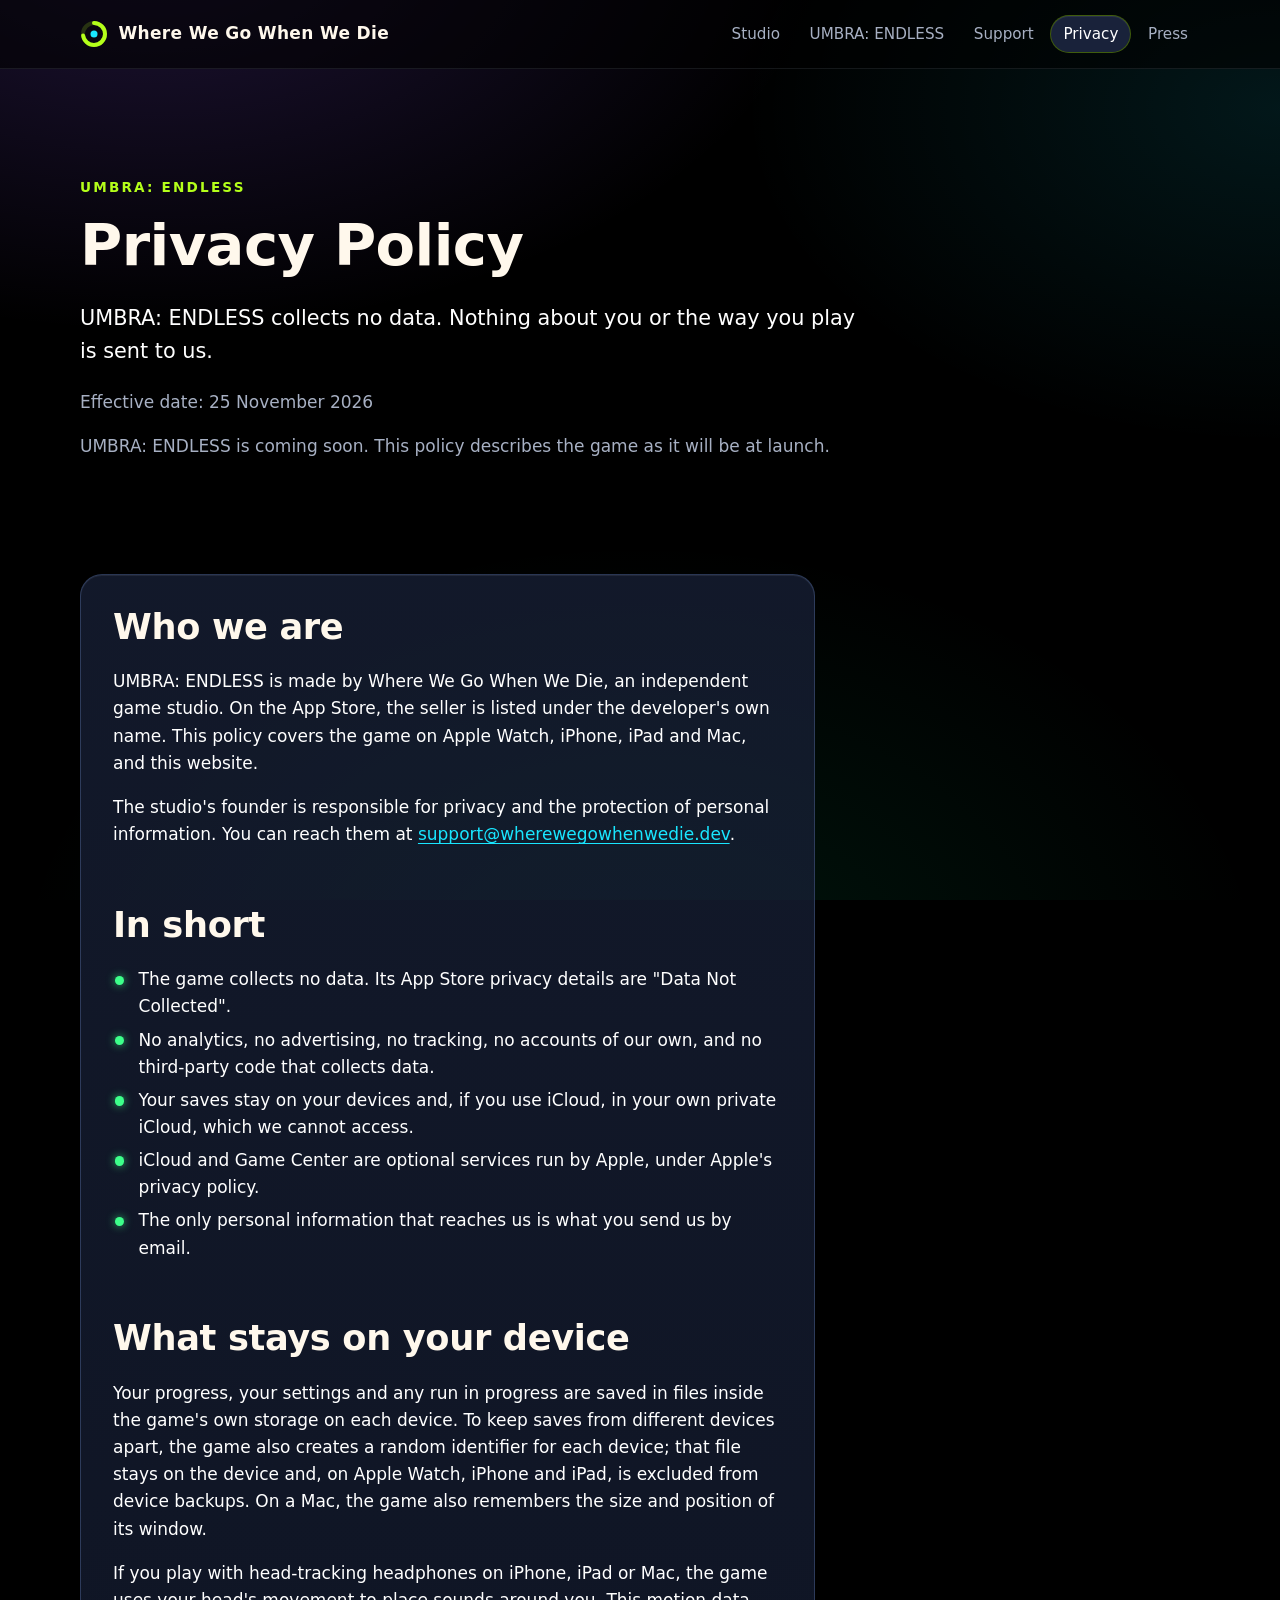
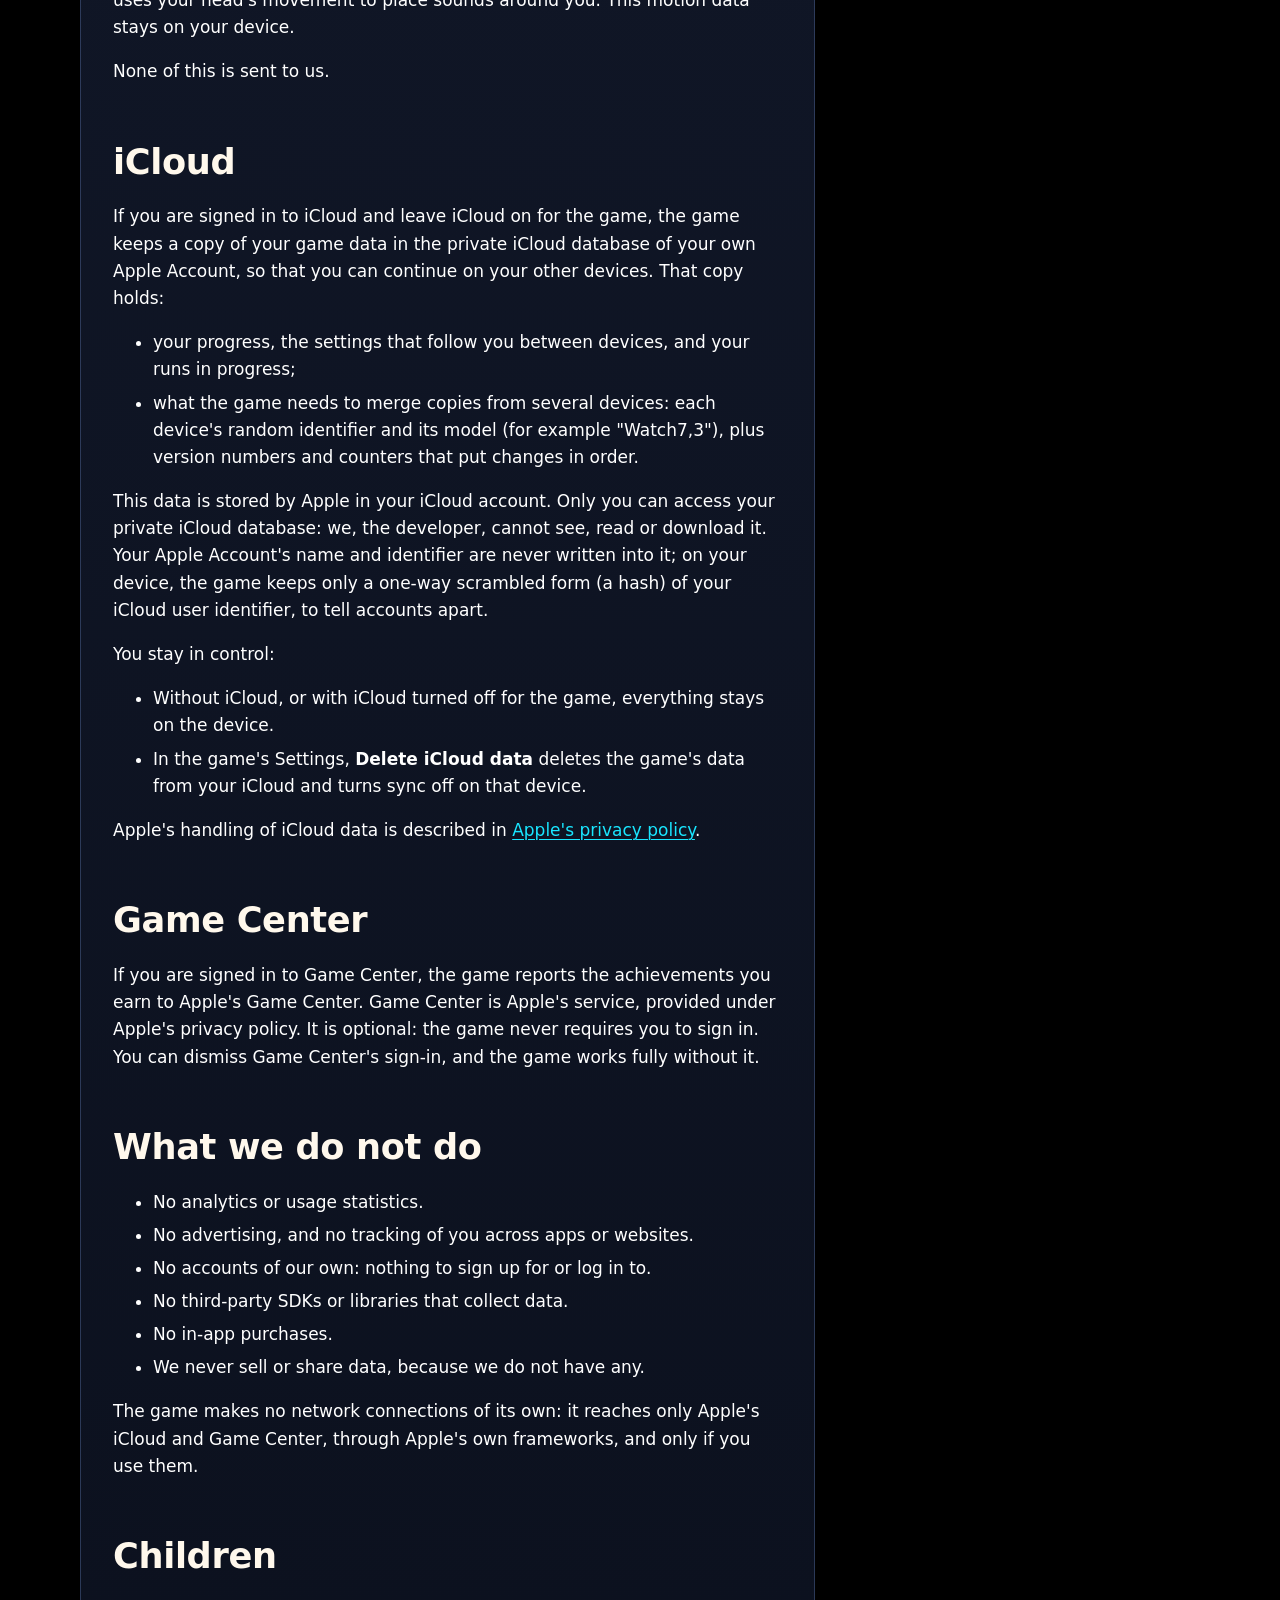
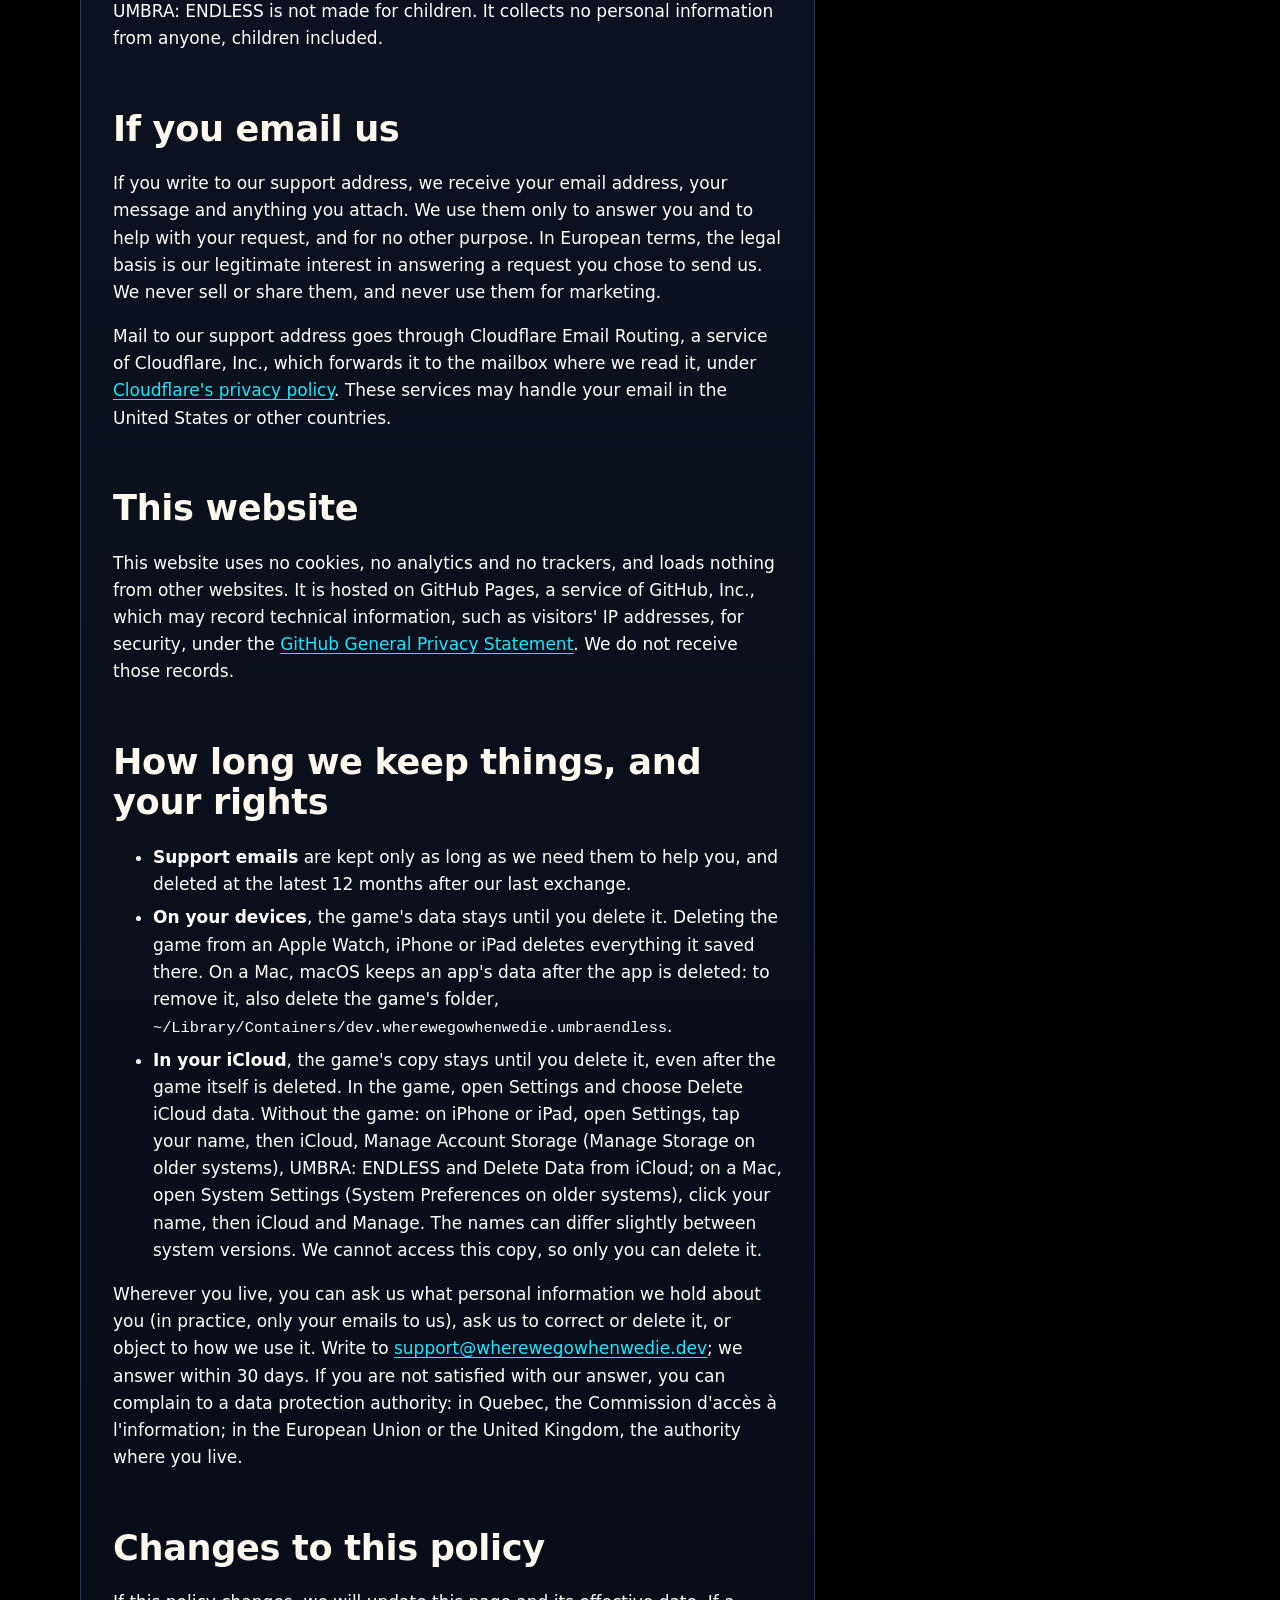
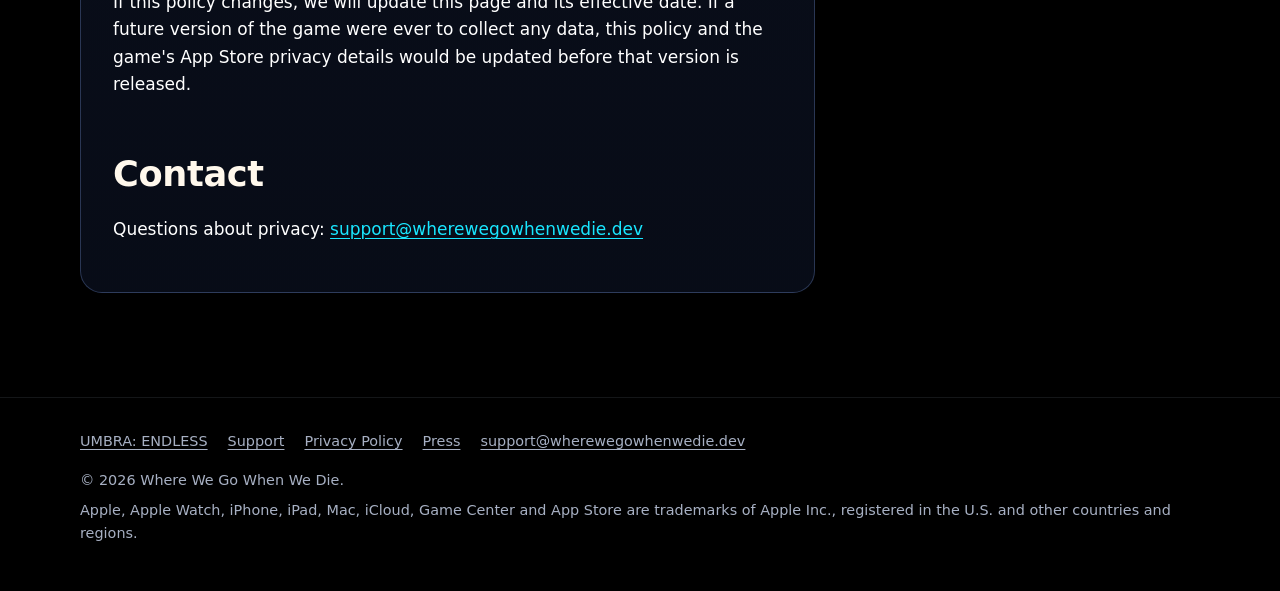
<file: umbra/privacy/index.html>
<!doctype html>
<html lang="en">
<head>
  <meta charset="utf-8">
  <meta name="viewport" content="width=device-width, initial-scale=1">
  <meta http-equiv="Content-Security-Policy" content="default-src 'none'; style-src 'self'; img-src 'self'; base-uri 'none'; form-action 'none'">
  <meta name="referrer" content="no-referrer">
  <title>Privacy Policy &middot; UMBRA: ENDLESS</title>
  <meta name="description" content="The privacy policy of UMBRA: ENDLESS: the game collects no data. Saves stay on your devices and, if you choose, in your own private iCloud.">
  <link rel="canonical" href="https://wherewegowhenwedie.dev/umbra/privacy/">
  <meta name="theme-color" content="#000000">
  <meta property="og:type" content="website">
  <meta property="og:site_name" content="Where We Go When We Die">
  <meta property="og:title" content="Privacy Policy &middot; UMBRA: ENDLESS">
  <meta property="og:description" content="The privacy policy of UMBRA: ENDLESS: the game collects no data. Saves stay on your devices and, if you choose, in your own private iCloud.">
  <meta property="og:url" content="https://wherewegowhenwedie.dev/umbra/privacy/">
  <meta property="og:image" content="https://wherewegowhenwedie.dev/assets/img/umbra-icon-512.png">
  <link rel="icon" href="/favicon.ico" sizes="any">
  <link rel="icon" type="image/png" href="/assets/img/favicon-32.png" sizes="32x32">
  <link rel="apple-touch-icon" href="/apple-touch-icon.png">
  <link rel="stylesheet" href="/assets/site.css">
</head>
<body>
  <a class="skip-link" href="#main">Skip to content</a>

  <header class="site-header">
    <div class="wrap">
      <a class="studio-mark" href="/">
        <svg width="28" height="28" viewBox="0 0 28 28" aria-hidden="true" focusable="false">
          <circle cx="14" cy="14" r="11" fill="none" stroke="#b4ff1a" stroke-opacity="0.18" stroke-width="4"/>
          <circle cx="14" cy="14" r="11" fill="none" stroke="#b4ff1a" stroke-width="4" stroke-linecap="round" stroke-dasharray="50 70" transform="rotate(-90 14 14)"/>
          <circle cx="14" cy="14" r="3.5" fill="#19e6ff"/>
        </svg>
        Where We Go When We Die
      </a>
      <nav class="site-nav" aria-label="Main">
        <ul>
          <li><a href="/">Studio</a></li>
          <li><a href="/umbra/">UMBRA: ENDLESS</a></li>
          <li><a href="/umbra/support/">Support</a></li>
          <li><a href="/umbra/privacy/" aria-current="page">Privacy</a></li>
          <li><a href="/press/">Press</a></li>
        </ul>
      </nav>
    </div>
  </header>

  <main id="main">
    <section class="hero">
      <div class="wrap">
        <p class="eyebrow">UMBRA: ENDLESS</p>
        <h1>Privacy Policy</h1>
        <p class="lead">UMBRA: ENDLESS collects no data. Nothing about you or the way you play is sent to us.</p>
        <p class="dim">Effective date: 25 November 2026</p>
        <p class="dim">UMBRA: ENDLESS is coming soon. This policy describes the game as it will be at launch.</p>
      </div>
    </section>

    <section aria-label="Policy">
      <div class="wrap">
        <div class="panel prose">
          <h2>Who we are</h2>
          <p>UMBRA: ENDLESS is made by Where We Go When We Die, an independent game studio. On the App Store, the seller is listed under the developer's own name. This policy covers the game on Apple Watch, iPhone, iPad and Mac, and this website.</p>
          <p>The studio's founder is responsible for privacy and the protection of personal information. You can reach them at <!--email_off--><a href="mailto:support@wherewegowhenwedie.dev?subject=Privacy%20question">support@wherewegowhenwedie.dev</a><!--/email_off-->.</p>

          <h2>In short</h2>
          <ul class="ticks">
            <li>The game collects no data. Its App Store privacy details are "Data Not Collected".</li>
            <li>No analytics, no advertising, no tracking, no accounts of our own, and no third-party code that collects data.</li>
            <li>Your saves stay on your devices and, if you use iCloud, in your own private iCloud, which we cannot access.</li>
            <li>iCloud and Game Center are optional services run by Apple, under Apple's privacy policy.</li>
            <li>The only personal information that reaches us is what you send us by email.</li>
          </ul>

          <h2>What stays on your device</h2>
          <p>Your progress, your settings and any run in progress are saved in files inside the game's own storage on each device. To keep saves from different devices apart, the game also creates a random identifier for each device; that file stays on the device and, on Apple Watch, iPhone and iPad, is excluded from device backups. On a Mac, the game also remembers the size and position of its window.</p>
          <p>If you play with head-tracking headphones on iPhone, iPad or Mac, the game uses your head's movement to place sounds around you. This motion data stays on your device.</p>
          <p>None of this is sent to us.</p>

          <h2>iCloud</h2>
          <p>If you are signed in to iCloud and leave iCloud on for the game, the game keeps a copy of your game data in the private iCloud database of your own Apple Account, so that you can continue on your other devices. That copy holds:</p>
          <ul>
            <li>your progress, the settings that follow you between devices, and your runs in progress;</li>
            <li>what the game needs to merge copies from several devices: each device's random identifier and its model (for example "Watch7,3"), plus version numbers and counters that put changes in order.</li>
          </ul>
          <p>This data is stored by Apple in your iCloud account. Only you can access your private iCloud database: we, the developer, cannot see, read or download it. Your Apple Account's name and identifier are never written into it; on your device, the game keeps only a one-way scrambled form (a hash) of your iCloud user identifier, to tell accounts apart.</p>
          <p>You stay in control:</p>
          <ul>
            <li>Without iCloud, or with iCloud turned off for the game, everything stays on the device.</li>
            <li>In the game's Settings, <strong>Delete iCloud data</strong> deletes the game's data from your iCloud and turns sync off on that device.</li>
          </ul>
          <p>Apple's handling of iCloud data is described in <a href="https://www.apple.com/legal/privacy/">Apple's privacy policy</a>.</p>

          <h2>Game Center</h2>
          <p>If you are signed in to Game Center, the game reports the achievements you earn to Apple's Game Center. Game Center is Apple's service, provided under Apple's privacy policy. It is optional: the game never requires you to sign in. You can dismiss Game Center's sign-in, and the game works fully without it.</p>

          <h2>What we do not do</h2>
          <ul>
            <li>No analytics or usage statistics.</li>
            <li>No advertising, and no tracking of you across apps or websites.</li>
            <li>No accounts of our own: nothing to sign up for or log in to.</li>
            <li>No third-party SDKs or libraries that collect data.</li>
            <li>No in-app purchases.</li>
            <li>We never sell or share data, because we do not have any.</li>
          </ul>
          <p>The game makes no network connections of its own: it reaches only Apple's iCloud and Game Center, through Apple's own frameworks, and only if you use them.</p>

          <h2>Children</h2>
          <p>UMBRA: ENDLESS is not made for children. It collects no personal information from anyone, children included.</p>

          <h2>If you email us</h2>
          <p>If you write to our support address, we receive your email address, your message and anything you attach. We use them only to answer you and to help with your request, and for no other purpose. In European terms, the legal basis is our legitimate interest in answering a request you chose to send us. We never sell or share them, and never use them for marketing.</p>
          <p>Mail to our support address goes through Cloudflare Email Routing, a service of Cloudflare, Inc., which forwards it to the mailbox where we read it, under <a href="https://www.cloudflare.com/privacypolicy/">Cloudflare's privacy policy</a>. These services may handle your email in the United States or other countries.</p>

          <h2>This website</h2>
          <p>This website uses no cookies, no analytics and no trackers, and loads nothing from other websites. It is hosted on GitHub Pages, a service of GitHub, Inc., which may record technical information, such as visitors' IP addresses, for security, under the <a href="https://docs.github.com/en/site-policy/privacy-policies/github-general-privacy-statement">GitHub General Privacy Statement</a>. We do not receive those records.</p>

          <h2 id="keeping">How long we keep things, and your rights</h2>
          <ul>
            <li><strong>Support emails</strong> are kept only as long as we need them to help you, and deleted at the latest 12 months after our last exchange.</li>
            <li><strong>On your devices</strong>, the game's data stays until you delete it. Deleting the game from an Apple Watch, iPhone or iPad deletes everything it saved there. On a Mac, macOS keeps an app's data after the app is deleted: to remove it, also delete the game's folder, <code>~/Library/Containers/dev.wherewegowhenwedie.umbraendless</code>.</li>
            <li><strong>In your iCloud</strong>, the game's copy stays until you delete it, even after the game itself is deleted. In the game, open Settings and choose Delete iCloud data. Without the game: on iPhone or iPad, open Settings, tap your name, then iCloud, Manage Account Storage (Manage Storage on older systems), UMBRA: ENDLESS and Delete Data from iCloud; on a Mac, open System Settings (System Preferences on older systems), click your name, then iCloud and Manage. The names can differ slightly between system versions. We cannot access this copy, so only you can delete it.</li>
          </ul>
          <p>Wherever you live, you can ask us what personal information we hold about you (in practice, only your emails to us), ask us to correct or delete it, or object to how we use it. Write to <!--email_off--><a href="mailto:support@wherewegowhenwedie.dev?subject=Privacy%20question">support@wherewegowhenwedie.dev</a><!--/email_off-->; we answer within 30 days. If you are not satisfied with our answer, you can complain to a data protection authority: in Quebec, the Commission d'acc&egrave;s &agrave; l'information; in the European Union or the United Kingdom, the authority where you live.</p>

          <h2>Changes to this policy</h2>
          <p>If this policy changes, we will update this page and its effective date. If a future version of the game were ever to collect any data, this policy and the game's App Store privacy details would be updated before that version is released.</p>

          <h2>Contact</h2>
          <p>Questions about privacy: <!--email_off--><a href="mailto:support@wherewegowhenwedie.dev?subject=Privacy%20question">support@wherewegowhenwedie.dev</a><!--/email_off--></p>
        </div>
      </div>
    </section>
  </main>

  <footer class="site-footer">
    <div class="wrap">
      <ul>
        <li><a href="/umbra/">UMBRA: ENDLESS</a></li>
        <li><a href="/umbra/support/">Support</a></li>
        <li><a href="/umbra/privacy/">Privacy Policy</a></li>
        <li><a href="/press/">Press</a></li>
        <li><!--email_off--><a href="mailto:support@wherewegowhenwedie.dev">support@wherewegowhenwedie.dev</a><!--/email_off--></li>
      </ul>
      <p>&copy; 2026 Where We Go When We Die.</p>
      <p>Apple, Apple Watch, iPhone, iPad, Mac, iCloud, Game Center and App Store are trademarks of Apple Inc., registered in the U.S. and other countries and regions.</p>
    </div>
  </footer>
</body>
</html>
</file>
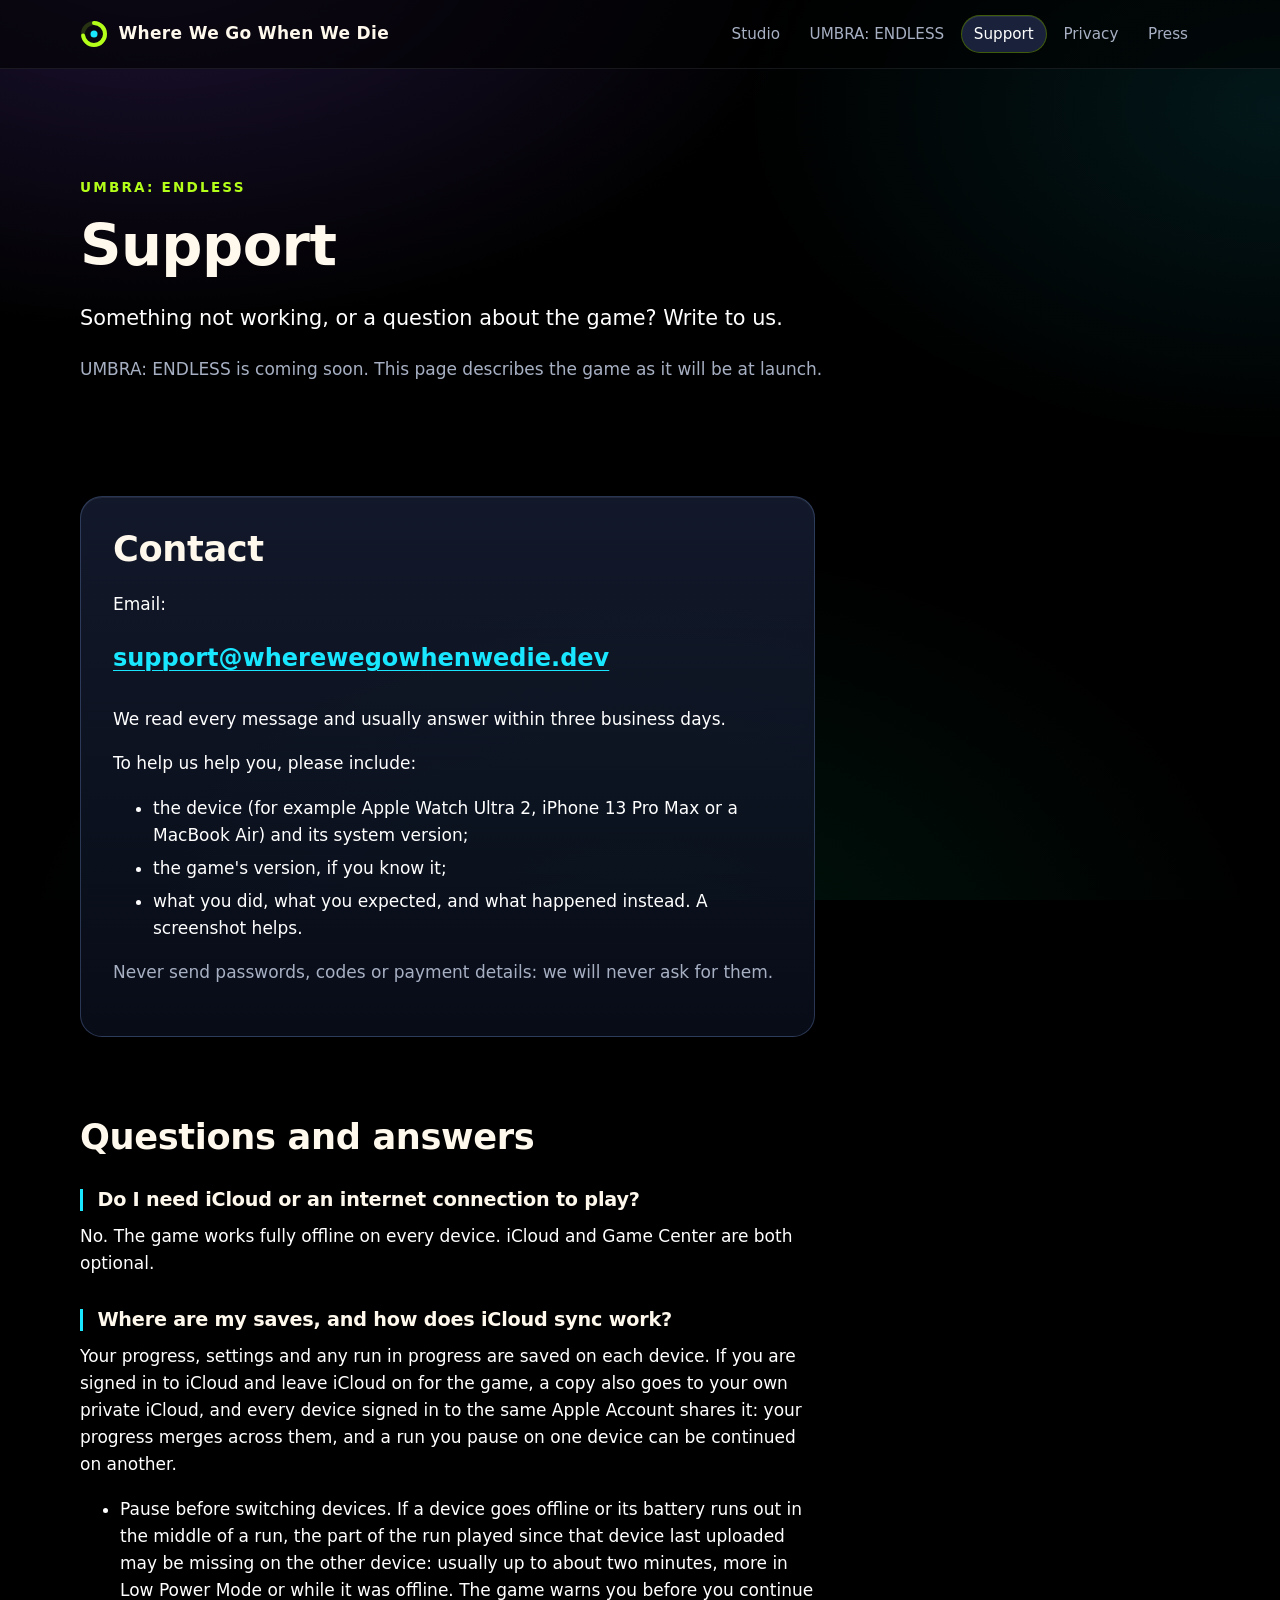
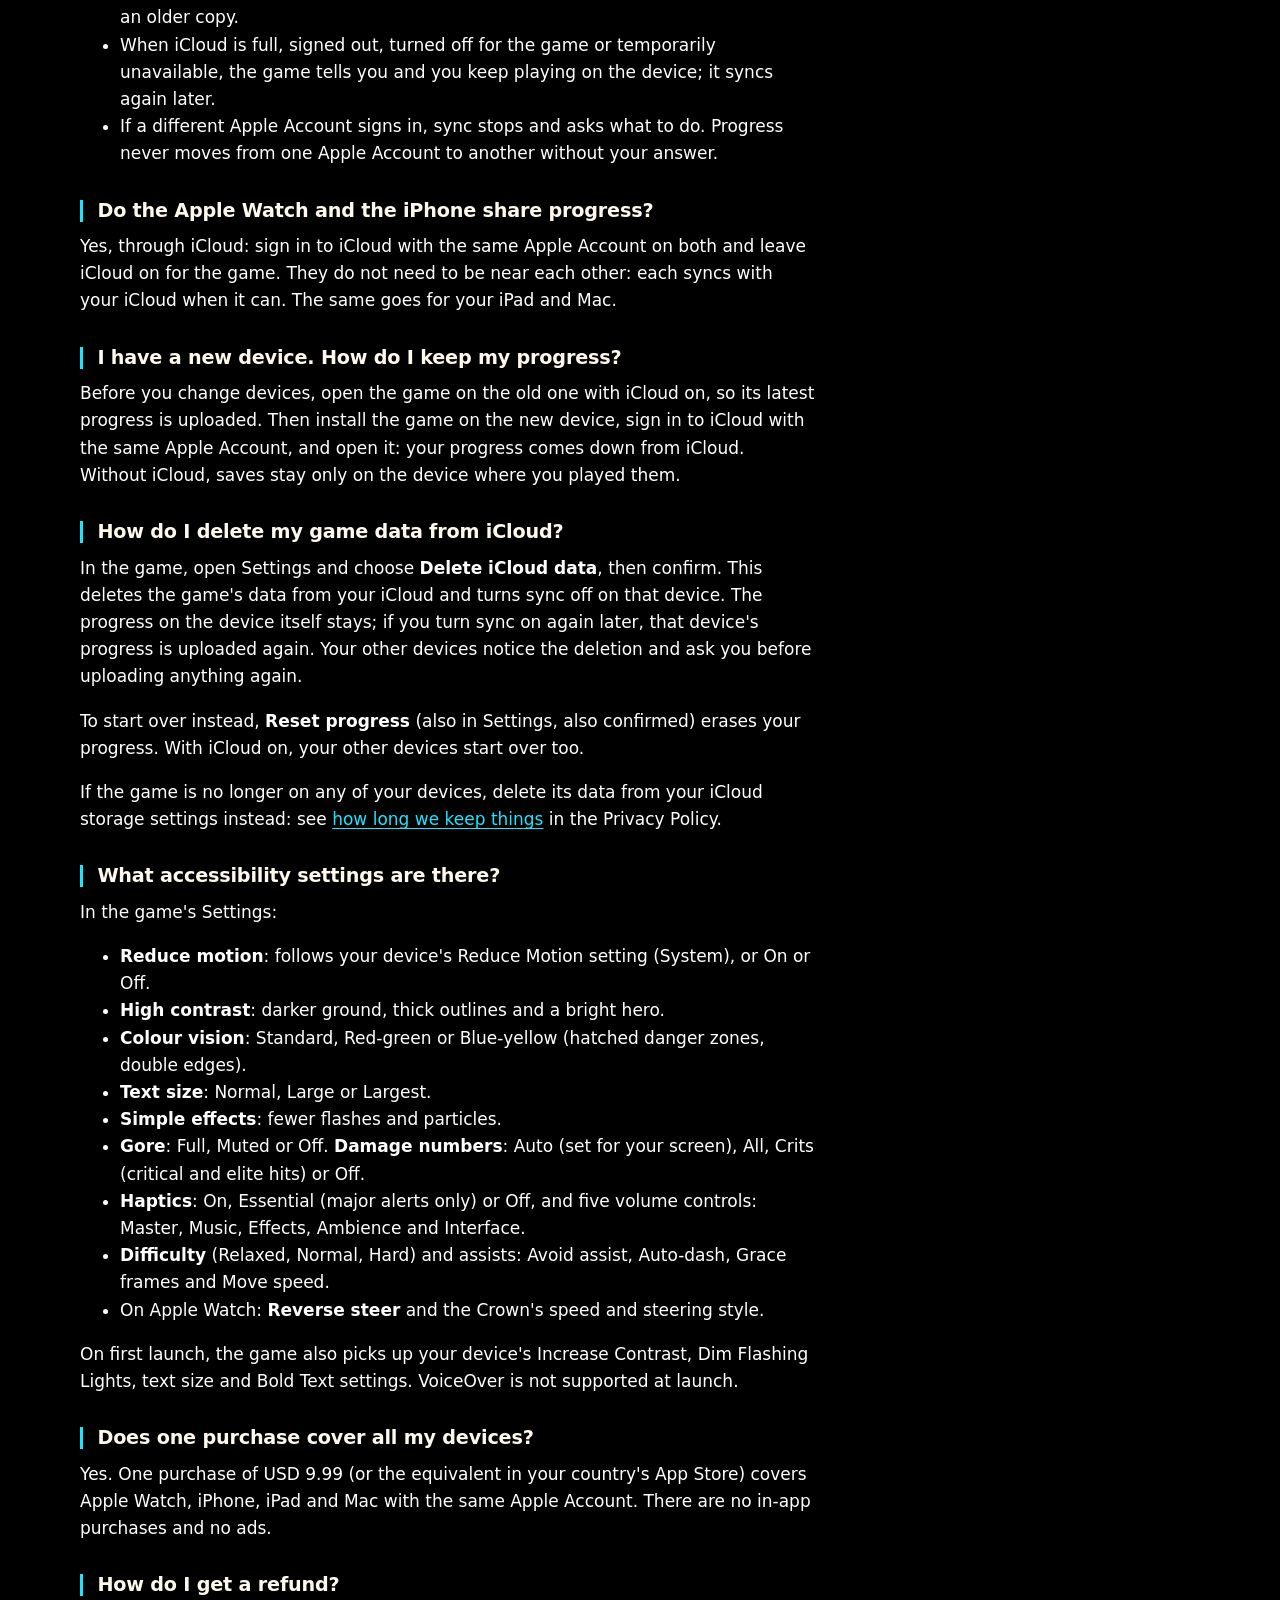
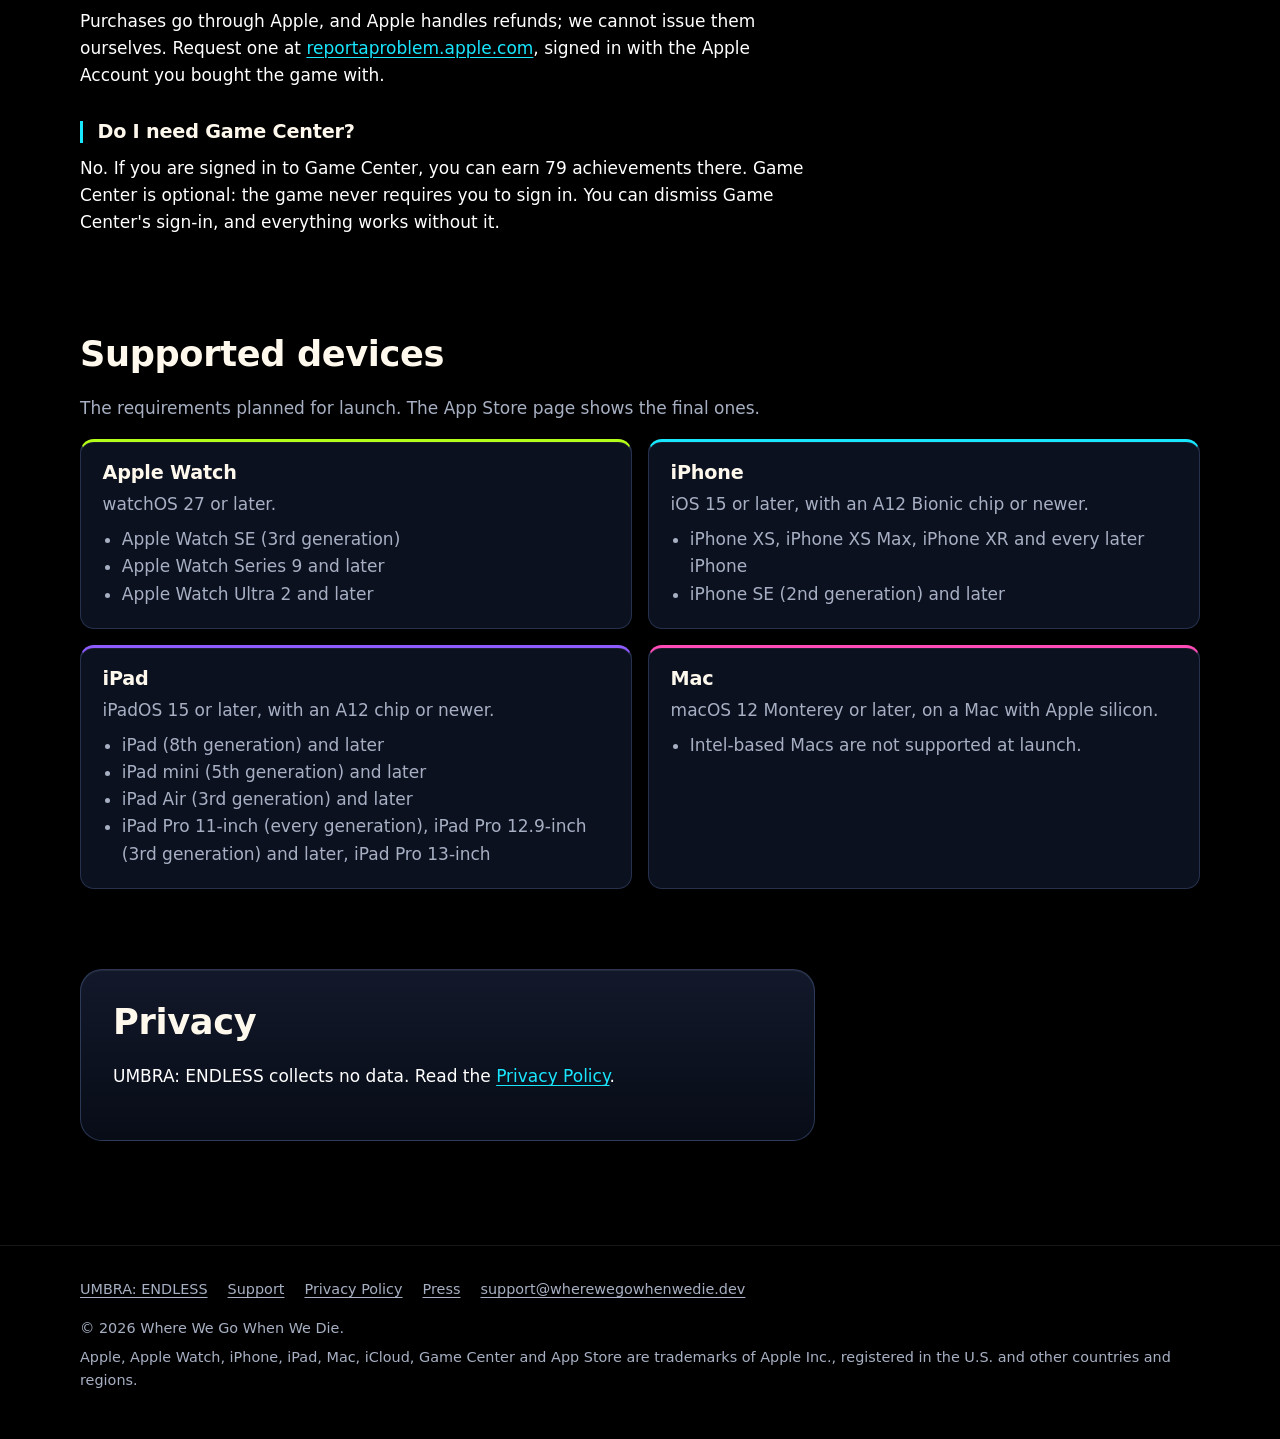
<file: umbra/support/index.html>
<!doctype html>
<html lang="en">
<head>
  <meta charset="utf-8">
  <meta name="viewport" content="width=device-width, initial-scale=1">
  <meta http-equiv="Content-Security-Policy" content="default-src 'none'; style-src 'self'; img-src 'self'; base-uri 'none'; form-action 'none'">
  <meta name="referrer" content="no-referrer">
  <title>Support &middot; UMBRA: ENDLESS</title>
  <meta name="description" content="Help and contact for UMBRA: ENDLESS: email support, saves and iCloud sync, new devices, deleting iCloud data, accessibility, refunds and supported devices.">
  <link rel="canonical" href="https://wherewegowhenwedie.dev/umbra/support/">
  <meta name="theme-color" content="#000000">
  <meta property="og:type" content="website">
  <meta property="og:site_name" content="Where We Go When We Die">
  <meta property="og:title" content="Support &middot; UMBRA: ENDLESS">
  <meta property="og:description" content="Help and contact for UMBRA: ENDLESS: email support, saves and iCloud sync, new devices, deleting iCloud data, accessibility, refunds and supported devices.">
  <meta property="og:url" content="https://wherewegowhenwedie.dev/umbra/support/">
  <meta property="og:image" content="https://wherewegowhenwedie.dev/assets/img/umbra-icon-512.png">
  <link rel="icon" href="/favicon.ico" sizes="any">
  <link rel="icon" type="image/png" href="/assets/img/favicon-32.png" sizes="32x32">
  <link rel="apple-touch-icon" href="/apple-touch-icon.png">
  <link rel="stylesheet" href="/assets/site.css">
</head>
<body>
  <a class="skip-link" href="#main">Skip to content</a>

  <header class="site-header">
    <div class="wrap">
      <a class="studio-mark" href="/">
        <svg width="28" height="28" viewBox="0 0 28 28" aria-hidden="true" focusable="false">
          <circle cx="14" cy="14" r="11" fill="none" stroke="#b4ff1a" stroke-opacity="0.18" stroke-width="4"/>
          <circle cx="14" cy="14" r="11" fill="none" stroke="#b4ff1a" stroke-width="4" stroke-linecap="round" stroke-dasharray="50 70" transform="rotate(-90 14 14)"/>
          <circle cx="14" cy="14" r="3.5" fill="#19e6ff"/>
        </svg>
        Where We Go When We Die
      </a>
      <nav class="site-nav" aria-label="Main">
        <ul>
          <li><a href="/">Studio</a></li>
          <li><a href="/umbra/">UMBRA: ENDLESS</a></li>
          <li><a href="/umbra/support/" aria-current="page">Support</a></li>
          <li><a href="/umbra/privacy/">Privacy</a></li>
          <li><a href="/press/">Press</a></li>
        </ul>
      </nav>
    </div>
  </header>

  <main id="main">
    <section class="hero">
      <div class="wrap">
        <p class="eyebrow">UMBRA: ENDLESS</p>
        <h1>Support</h1>
        <p class="lead">Something not working, or a question about the game? Write to us.</p>
        <p class="dim">UMBRA: ENDLESS is coming soon. This page describes the game as it will be at launch.</p>
      </div>
    </section>

    <section aria-labelledby="contact">
      <div class="wrap">
        <div class="panel prose">
          <h2 id="contact">Contact</h2>
          <p>Email:</p>
          <p><!--email_off--><a class="contact-mail" href="mailto:support@wherewegowhenwedie.dev?subject=UMBRA%3A%20ENDLESS%20support">support@wherewegowhenwedie.dev</a><!--/email_off--></p>
          <p>We read every message and usually answer within three business days.</p>
          <p>To help us help you, please include:</p>
          <ul>
            <li>the device (for example Apple Watch Ultra 2, iPhone 13 Pro Max or a MacBook Air) and its system version;</li>
            <li>the game's version, if you know it;</li>
            <li>what you did, what you expected, and what happened instead. A screenshot helps.</li>
          </ul>
          <p class="dim">Never send passwords, codes or payment details: we will never ask for them.</p>
        </div>
      </div>
    </section>

    <section aria-labelledby="faq">
      <div class="wrap">
        <h2 id="faq">Questions and answers</h2>
        <div class="faq">
          <h3>Do I need iCloud or an internet connection to play?</h3>
          <p>No. The game works fully offline on every device. iCloud and Game Center are both optional.</p>

          <h3>Where are my saves, and how does iCloud sync work?</h3>
          <p>Your progress, settings and any run in progress are saved on each device. If you are signed in to iCloud and leave iCloud on for the game, a copy also goes to your own private iCloud, and every device signed in to the same Apple Account shares it: your progress merges across them, and a run you pause on one device can be continued on another.</p>
          <ul>
            <li>Pause before switching devices. If a device goes offline or its battery runs out in the middle of a run, the part of the run played since that device last uploaded may be missing on the other device: usually up to about two minutes, more in Low Power Mode or while it was offline. The game warns you before you continue an older copy.</li>
            <li>When iCloud is full, signed out, turned off for the game or temporarily unavailable, the game tells you and you keep playing on the device; it syncs again later.</li>
            <li>If a different Apple Account signs in, sync stops and asks what to do. Progress never moves from one Apple Account to another without your answer.</li>
          </ul>

          <h3>Do the Apple Watch and the iPhone share progress?</h3>
          <p>Yes, through iCloud: sign in to iCloud with the same Apple Account on both and leave iCloud on for the game. They do not need to be near each other: each syncs with your iCloud when it can. The same goes for your iPad and Mac.</p>

          <h3>I have a new device. How do I keep my progress?</h3>
          <p>Before you change devices, open the game on the old one with iCloud on, so its latest progress is uploaded. Then install the game on the new device, sign in to iCloud with the same Apple Account, and open it: your progress comes down from iCloud. Without iCloud, saves stay only on the device where you played them.</p>

          <h3>How do I delete my game data from iCloud?</h3>
          <p>In the game, open Settings and choose <strong>Delete iCloud data</strong>, then confirm. This deletes the game's data from your iCloud and turns sync off on that device. The progress on the device itself stays; if you turn sync on again later, that device's progress is uploaded again. Your other devices notice the deletion and ask you before uploading anything again.</p>
          <p>To start over instead, <strong>Reset progress</strong> (also in Settings, also confirmed) erases your progress. With iCloud on, your other devices start over too.</p>
          <p>If the game is no longer on any of your devices, delete its data from your iCloud storage settings instead: see <a href="/umbra/privacy/#keeping">how long we keep things</a> in the Privacy Policy.</p>

          <h3>What accessibility settings are there?</h3>
          <p>In the game's Settings:</p>
          <ul>
            <li><strong>Reduce motion</strong>: follows your device's Reduce Motion setting (System), or On or Off.</li>
            <li><strong>High contrast</strong>: darker ground, thick outlines and a bright hero.</li>
            <li><strong>Colour vision</strong>: Standard, Red-green or Blue-yellow (hatched danger zones, double edges).</li>
            <li><strong>Text size</strong>: Normal, Large or Largest.</li>
            <li><strong>Simple effects</strong>: fewer flashes and particles.</li>
            <li><strong>Gore</strong>: Full, Muted or Off. <strong>Damage numbers</strong>: Auto (set for your screen), All, Crits (critical and elite hits) or Off.</li>
            <li><strong>Haptics</strong>: On, Essential (major alerts only) or Off, and five volume controls: Master, Music, Effects, Ambience and Interface.</li>
            <li><strong>Difficulty</strong> (Relaxed, Normal, Hard) and assists: Avoid assist, Auto-dash, Grace frames and Move speed.</li>
            <li>On Apple Watch: <strong>Reverse steer</strong> and the Crown's speed and steering style.</li>
          </ul>
          <p>On first launch, the game also picks up your device's Increase Contrast, Dim Flashing Lights, text size and Bold Text settings. VoiceOver is not supported at launch.</p>

          <h3>Does one purchase cover all my devices?</h3>
          <p>Yes. One purchase of USD 9.99 (or the equivalent in your country's App Store) covers Apple Watch, iPhone, iPad and Mac with the same Apple Account. There are no in-app purchases and no ads.</p>

          <h3>How do I get a refund?</h3>
          <p>Purchases go through Apple, and Apple handles refunds; we cannot issue them ourselves. Request one at <a href="https://reportaproblem.apple.com/">reportaproblem.apple.com</a>, signed in with the Apple Account you bought the game with.</p>

          <h3>Do I need Game Center?</h3>
          <p>No. If you are signed in to Game Center, you can earn 79 achievements there. Game Center is optional: the game never requires you to sign in. You can dismiss Game Center's sign-in, and everything works without it.</p>
        </div>
      </div>
    </section>

    <section aria-labelledby="requirements">
      <div class="wrap">
        <h2 id="requirements">Supported devices</h2>
        <p class="dim prose">The requirements planned for launch. The App Store page shows the final ones.</p>
        <div class="devices">
          <div class="card accent accent-lime">
            <h3>Apple Watch</h3>
            <p>watchOS 27 or later.</p>
            <ul>
              <li>Apple Watch SE (3rd generation)</li>
              <li>Apple Watch Series 9 and later</li>
              <li>Apple Watch Ultra 2 and later</li>
            </ul>
          </div>
          <div class="card accent accent-cyan">
            <h3>iPhone</h3>
            <p>iOS 15 or later, with an A12 Bionic chip or newer.</p>
            <ul>
              <li>iPhone XS, iPhone XS Max, iPhone XR and every later iPhone</li>
              <li>iPhone SE (2nd generation) and later</li>
            </ul>
          </div>
          <div class="card accent accent-violet">
            <h3>iPad</h3>
            <p>iPadOS 15 or later, with an A12 chip or newer.</p>
            <ul>
              <li>iPad (8th generation) and later</li>
              <li>iPad mini (5th generation) and later</li>
              <li>iPad Air (3rd generation) and later</li>
              <li>iPad Pro 11-inch (every generation), iPad Pro 12.9-inch (3rd generation) and later, iPad Pro 13-inch</li>
            </ul>
          </div>
          <div class="card accent accent-magenta">
            <h3>Mac</h3>
            <p>macOS 12 Monterey or later, on a Mac with Apple silicon.</p>
            <ul>
              <li>Intel-based Macs are not supported at launch.</li>
            </ul>
          </div>
        </div>
      </div>
    </section>

    <section aria-labelledby="privacy-link">
      <div class="wrap">
        <div class="panel prose">
          <h2 id="privacy-link">Privacy</h2>
          <p>UMBRA: ENDLESS collects no data. Read the <a href="/umbra/privacy/">Privacy Policy</a>.</p>
        </div>
      </div>
    </section>
  </main>

  <footer class="site-footer">
    <div class="wrap">
      <ul>
        <li><a href="/umbra/">UMBRA: ENDLESS</a></li>
        <li><a href="/umbra/support/">Support</a></li>
        <li><a href="/umbra/privacy/">Privacy Policy</a></li>
        <li><a href="/press/">Press</a></li>
        <li><!--email_off--><a href="mailto:support@wherewegowhenwedie.dev">support@wherewegowhenwedie.dev</a><!--/email_off--></li>
      </ul>
      <p>&copy; 2026 Where We Go When We Die.</p>
      <p>Apple, Apple Watch, iPhone, iPad, Mac, iCloud, Game Center and App Store are trademarks of Apple Inc., registered in the U.S. and other countries and regions.</p>
    </div>
  </footer>
</body>
</html>
</file>
<file: assets/site.css>
/* Where We Go When We Die: one shared stylesheet.
   Colours are UMBRA: ENDLESS v5 "VIVID" palette anchors (crates/umbra_palette, source.rs):
   colour radiates out of deep coloured darks. System fonts only; nothing is loaded from elsewhere. */

:root {
  color-scheme: dark;

  /* Darks (Midnight glass, Ink glass, Dusk indigo, Lifted indigo, Storm slate) */
  --void: #000000;
  --midnight: #090e1b;
  --ink: #101629;
  --dusk: #19223a;
  --lifted: #273454;
  --slate: #455a85;
  --shadow-indigo: #0b1020;
  --shadow-teal: #0a1a1c;
  --shadow-wine: #1a0b18;

  /* Text (Pure white, Dim silver, Warm white) */
  --text: #ffffff;
  --text-dim: #a7b0c3;
  --title: #fff8ec;

  /* Luminous accents */
  --lime: #b4ff1a;
  --spring: #3dff8a;
  --emerald: #00e08a;
  --cyan: #19e6ff;
  --blue: #2a7bff;
  --violet: #8e5bff;
  --magenta: #ff4cb8;
  --pink: #ff5897;
  --gold: #ffc93a;

  --radius: 22px;
  --radius-small: 14px;
  --measure: 68ch;
  --page: 1120px;

  --font: -apple-system, BlinkMacSystemFont, "Segoe UI", system-ui, Roboto, "Helvetica Neue", Arial, sans-serif;
  --font-rounded: ui-rounded, -apple-system, BlinkMacSystemFont, "Segoe UI", system-ui, sans-serif;
}

*,
*::before,
*::after {
  box-sizing: border-box;
}

html {
  -webkit-text-size-adjust: 100%;
  text-size-adjust: 100%;
  background: var(--void);
}

body {
  margin: 0;
  min-height: 100vh;
  font-family: var(--font);
  font-size: 1.0625rem;
  line-height: 1.6;
  color: var(--text);
  background:
    radial-gradient(60rem 36rem at 12% -8%, rgba(142, 91, 255, 0.22), transparent 70%),
    radial-gradient(48rem 30rem at 100% 12%, rgba(25, 230, 255, 0.10), transparent 70%),
    radial-gradient(56rem 40rem at 50% 110%, rgba(0, 224, 138, 0.10), transparent 70%),
    var(--void);
  background-attachment: fixed;
}

img {
  max-width: 100%;
  height: auto;
}

/* <picture> only offers a WebP copy; the <img> inside keeps its own layout. */
picture {
  display: contents;
}

code {
  font-family: ui-monospace, SFMono-Regular, Menlo, Consolas, monospace;
  font-size: 0.9em;
  overflow-wrap: anywhere;
}

/* ---------------------------------------------------------------- links and focus */

a {
  color: var(--cyan);
  text-decoration-thickness: 1px;
  text-underline-offset: 0.18em;
}

a:hover {
  color: var(--text);
  text-decoration-thickness: 2px;
}

:focus-visible {
  outline: 3px solid var(--cyan);
  outline-offset: 3px;
  border-radius: 6px;
  box-shadow: 0 0 0 6px rgba(25, 230, 255, 0.25);
}

.skip-link {
  position: absolute;
  left: 1rem;
  top: -4rem;
  z-index: 10;
  padding: 0.6rem 1rem;
  border-radius: 10px;
  background: var(--lime);
  color: var(--void);
  font-weight: 700;
  text-decoration: none;
}

.skip-link:focus {
  top: 1rem;
}

/* ---------------------------------------------------------------- layout */

.wrap {
  width: min(100% - 2.5rem, var(--page));
  margin-inline: auto;
}

.site-header {
  position: relative;
  z-index: 2;
  border-bottom: 1px solid rgba(167, 176, 195, 0.12);
  background: rgba(0, 0, 0, 0.6);
}

.site-header .wrap {
  display: flex;
  flex-wrap: wrap;
  align-items: center;
  justify-content: space-between;
  gap: 0.75rem 1.5rem;
  padding-block: 1rem;
}

.studio-mark {
  display: inline-flex;
  align-items: center;
  gap: 0.65rem;
  color: var(--title);
  font-weight: 650;
  letter-spacing: 0.02em;
  text-decoration: none;
}

.studio-mark:hover {
  color: var(--text);
}

.studio-mark svg {
  flex: none;
}

.site-nav ul {
  display: flex;
  flex-wrap: wrap;
  gap: 0.25rem 0.35rem;
  margin: 0;
  padding: 0;
  list-style: none;
}

.site-nav a {
  display: inline-block;
  padding: 0.35rem 0.75rem;
  border-radius: 999px;
  color: var(--text-dim);
  font-size: 0.95rem;
  text-decoration: none;
}

.site-nav a:hover {
  color: var(--text);
  background: var(--ink);
}

.site-nav a[aria-current="page"] {
  color: var(--text);
  background: var(--dusk);
  box-shadow: inset 0 1px 0 rgba(255, 255, 255, 0.08), 0 0 0 1px rgba(180, 255, 26, 0.35);
}

main {
  display: block;
  padding-bottom: 4rem;
}

section {
  padding-block: 2.5rem;
}

.site-footer {
  border-top: 1px solid rgba(167, 176, 195, 0.12);
  background: var(--void);
  color: var(--text-dim);
  font-size: 0.9rem;
}

.site-footer .wrap {
  padding-block: 2rem 2.5rem;
}

.site-footer ul {
  display: flex;
  flex-wrap: wrap;
  gap: 0.5rem 1.25rem;
  margin: 0 0 1rem;
  padding: 0;
  list-style: none;
}

.site-footer a {
  color: var(--text-dim);
}

.site-footer a:hover {
  color: var(--text);
}

.site-footer p {
  margin: 0.4rem 0;
}

/* ---------------------------------------------------------------- type */

h1,
h2,
h3 {
  margin: 0 0 0.6em;
  color: var(--title);
  line-height: 1.15;
  letter-spacing: -0.01em;
}

h1 {
  font-size: clamp(2.2rem, 6vw, 3.6rem);
  font-weight: 800;
}

h2 {
  font-size: clamp(1.55rem, 3.6vw, 2.2rem);
  font-weight: 750;
}

h3 {
  font-size: 1.2rem;
  font-weight: 700;
}

p,
ul,
ol,
dl {
  margin: 0 0 1em;
}

.prose {
  max-width: var(--measure);
}

.panel h2:not(:first-child),
.panel h3:not(:first-child) {
  margin-top: 1.6em;
}

.prose li + li {
  margin-top: 0.35em;
}

.lead {
  max-width: 60ch;
  font-size: clamp(1.1rem, 2.4vw, 1.3rem);
  color: var(--text);
}

.dim {
  color: var(--text-dim);
}

.eyebrow {
  display: inline-block;
  margin-bottom: 0.9rem;
  color: var(--lime);
  font-size: 0.85rem;
  font-weight: 700;
  letter-spacing: 0.16em;
  text-transform: uppercase;
}

.glow-title {
  color: var(--cyan);
  letter-spacing: 0.06em;
  text-shadow: 0 0 18px rgba(25, 230, 255, 0.45), 0 0 46px rgba(142, 91, 255, 0.35);
}

/* The game's title treatment: violet into electric blue into cyan, with a coloured glow. */
@supports ((-webkit-background-clip: text) or (background-clip: text)) {
  .glow-title {
    background: linear-gradient(100deg, #a27bff 0%, var(--violet) 18%, #4f8dff 55%, var(--cyan) 100%);
    -webkit-background-clip: text;
    background-clip: text;
    color: transparent;
    text-shadow: none;
    filter: drop-shadow(0 0 14px rgba(42, 123, 255, 0.45)) drop-shadow(0 0 34px rgba(142, 91, 255, 0.3));
  }
}

/* ---------------------------------------------------------------- hero blocks */

.hero {
  padding-block: clamp(3rem, 9vw, 6.5rem) clamp(2rem, 5vw, 3.5rem);
}

.hero-grid {
  display: grid;
  gap: 2.5rem;
  align-items: center;
}

@media (min-width: 860px) {
  .hero-grid {
    grid-template-columns: 1.15fr 0.85fr;
  }
}

.hero h1 {
  margin-bottom: 0.4em;
}

.hero .screen {
  width: min(100%, 340px);
  margin-inline: auto;
}

/* The home page's eclipse: a luminous corona around the dark (the umbra), not Apple's Activity rings. */
.hero-mark {
  display: block;
  width: min(100%, 300px);
  height: auto;
  margin-inline: auto;
  filter: drop-shadow(0 0 18px rgba(25, 230, 255, 0.35)) drop-shadow(0 0 42px rgba(142, 91, 255, 0.3));
}

@media (max-width: 859px) {
  .hero-mark {
    width: min(60%, 220px);
  }
}

/* ---------------------------------------------------------------- buttons and pills */

.actions {
  display: flex;
  flex-wrap: wrap;
  gap: 0.75rem;
  margin-top: 1.5rem;
}

.btn {
  display: inline-flex;
  align-items: center;
  gap: 0.5rem;
  min-height: 44px;
  padding: 0.65rem 1.2rem;
  border: 1px solid var(--lifted);
  border-radius: 999px;
  background: var(--ink);
  box-shadow: inset 0 1px 0 rgba(255, 255, 255, 0.1);
  color: var(--text);
  font-weight: 650;
  text-decoration: none;
  transition: box-shadow 180ms ease, background-color 180ms ease, border-color 180ms ease;
}

.btn:hover,
.btn:focus-visible {
  color: var(--text);
  border-color: var(--cyan);
  box-shadow: inset 0 1px 0 rgba(255, 255, 255, 0.12), 0 0 22px rgba(25, 230, 255, 0.35);
}

/* Interaction is cyan and electric blue in the game (its "New Expedition" button); dark text keeps AA contrast. */
.btn-primary {
  border-color: transparent;
  background: linear-gradient(100deg, var(--cyan), #3a9bfd);
  box-shadow: inset 0 1px 0 rgba(255, 255, 255, 0.5), 0 0 22px rgba(25, 230, 255, 0.35);
  color: var(--void);
}

.btn-primary:hover,
.btn-primary:focus-visible {
  color: var(--void);
  border-color: transparent;
  box-shadow: inset 0 1px 0 rgba(255, 255, 255, 0.55), 0 0 34px rgba(25, 230, 255, 0.6);
}

.pill {
  display: inline-flex;
  align-items: center;
  gap: 0.5rem;
  padding: 0.35rem 0.85rem;
  border: 1px solid rgba(180, 255, 26, 0.45);
  border-radius: 999px;
  background: rgba(180, 255, 26, 0.08);
  color: var(--lime);
  font-size: 0.9rem;
  font-weight: 700;
  letter-spacing: 0.04em;
}

.pill::before {
  content: "";
  width: 0.55rem;
  height: 0.55rem;
  border-radius: 50%;
  background: var(--lime);
  box-shadow: 0 0 10px var(--lime);
  /* Three pulses, then still (WCAG 2.2.2: nothing blinks for more than five seconds). */
  animation: pulse 1.6s ease-in-out 3;
}

@keyframes pulse {
  0%,
  100% {
    opacity: 1;
  }
  50% {
    opacity: 0.35;
  }
}

/* The App Store badge goes in .store-slot once the App Store link exists (see the comment in umbra/index.html). */
.store-slot {
  display: flex;
  flex-wrap: wrap;
  align-items: center;
  gap: 0.75rem 1rem;
  margin-top: 1.25rem;
}

/* ---------------------------------------------------------------- panels and cards */

.panel {
  position: relative;
  padding: clamp(1.25rem, 3vw, 2rem);
  border: 1px solid rgba(69, 90, 133, 0.55);
  border-radius: var(--radius);
  background: linear-gradient(180deg, rgba(25, 34, 58, 0.72), rgba(9, 14, 27, 0.86));
  box-shadow: inset 0 1px 0 rgba(255, 255, 255, 0.07);
}

.grid {
  display: grid;
  gap: 1rem;
  margin: 0;
  padding: 0;
  list-style: none;
}

@media (min-width: 640px) {
  .grid-2 {
    grid-template-columns: repeat(2, 1fr);
  }
  .grid-3 {
    grid-template-columns: repeat(2, 1fr);
  }
}

@media (min-width: 960px) {
  .grid-3 {
    grid-template-columns: repeat(3, 1fr);
  }
}

.card {
  padding: 1.25rem 1.35rem;
  border: 1px solid rgba(69, 90, 133, 0.45);
  border-radius: var(--radius-small);
  background: rgba(16, 22, 41, 0.78);
  box-shadow: inset 0 1px 0 rgba(255, 255, 255, 0.06);
}

.card h3 {
  margin-bottom: 0.35em;
}

.card p {
  margin: 0;
  color: var(--text-dim);
}

/* A coloured top edge, like the game's luminous bars. */
.accent {
  border-top: 3px solid var(--accent, var(--lime));
}

.accent-lime { --accent: var(--lime); }
.accent-spring { --accent: var(--spring); }
.accent-emerald { --accent: var(--emerald); }
.accent-cyan { --accent: var(--cyan); }
.accent-blue { --accent: var(--blue); }
.accent-violet { --accent: var(--violet); }
.accent-magenta { --accent: var(--magenta); }
.accent-pink { --accent: var(--pink); }
.accent-gold { --accent: var(--gold); }

/* The game's feature card on the studio page. */
.feature {
  display: grid;
  gap: 1.75rem;
  align-items: center;
  overflow: hidden;
}

@media (min-width: 820px) {
  .feature {
    grid-template-columns: 0.9fr 1.1fr;
  }
}

.feature-art {
  display: flex;
  align-items: center;
  justify-content: center;
  gap: 1rem;
}

.feature-art .app-icon {
  width: clamp(96px, 22vw, 150px);
}

.feature-art .screen {
  width: clamp(150px, 34vw, 230px);
}

.app-icon {
  border-radius: 50%;
  box-shadow: 0 0 0 1px rgba(255, 255, 255, 0.08), 0 0 40px rgba(180, 255, 26, 0.25);
}

/* ---------------------------------------------------------------- game screens */

.screen {
  display: block;
  border: 6px solid #05070d;
  border-radius: 20% / 16.4%;
  background: var(--void);
  box-shadow:
    0 0 0 1px rgba(167, 176, 195, 0.25),
    0 0 0 9px #0b0f1a,
    0 0 0 10px rgba(167, 176, 195, 0.18),
    0 18px 50px rgba(0, 0, 0, 0.7),
    0 0 60px rgba(142, 91, 255, 0.18);
  image-rendering: pixelated;
}

.gallery {
  display: grid;
  gap: 2.25rem 1.5rem;
  grid-template-columns: repeat(auto-fit, minmax(min(100%, 230px), 1fr));
  margin: 1.5rem 0 0;
  padding: 0;
  list-style: none;
}

.gallery figure {
  margin: 0;
}

.gallery .screen {
  width: min(100%, 300px);
  margin-inline: auto;
}

.gallery figcaption {
  max-width: 300px;
  margin: 1.1rem auto 0;
  color: var(--text-dim);
  font-size: 0.95rem;
  text-align: center;
}

.gallery figcaption strong {
  display: block;
  color: var(--text);
}

/* ---------------------------------------------------------------- lists, facts, FAQ */

.ticks {
  padding: 0;
  list-style: none;
}

.ticks li {
  position: relative;
  padding-left: 1.6rem;
}

.ticks li::before {
  content: "";
  position: absolute;
  left: 0.1rem;
  top: 0.55em;
  width: 0.6rem;
  height: 0.6rem;
  border-radius: 50%;
  background: var(--spring);
  box-shadow: 0 0 8px rgba(61, 255, 138, 0.7);
}

.facts {
  display: grid;
  grid-template-columns: minmax(8rem, max-content) 1fr;
  gap: 0;
  margin: 0;
  border: 1px solid rgba(69, 90, 133, 0.45);
  border-radius: var(--radius-small);
  overflow: hidden;
}

.facts dt,
.facts dd {
  margin: 0;
  padding: 0.75rem 1rem;
  border-bottom: 1px solid rgba(69, 90, 133, 0.35);
}

.facts dt {
  background: rgba(25, 34, 58, 0.8);
  color: var(--text-dim);
  font-weight: 650;
}

.facts dd {
  background: rgba(9, 14, 27, 0.75);
}

.facts dt:last-of-type,
.facts dd:last-of-type {
  border-bottom: 0;
}

@media (max-width: 520px) {
  .facts {
    grid-template-columns: 1fr;
  }
  .facts dt {
    border-bottom: 0;
    padding-bottom: 0.25rem;
  }
}

.faq {
  max-width: var(--measure);
}

.faq h3 {
  margin-top: 2rem;
  padding-left: 0.9rem;
  border-left: 3px solid var(--cyan);
}

.faq p,
.faq ul {
  color: var(--text);
}

.devices {
  display: grid;
  gap: 1rem;
}

@media (min-width: 760px) {
  .devices {
    grid-template-columns: repeat(2, 1fr);
  }
}

.devices ul {
  margin: 0.5rem 0 0;
  padding-left: 1.2rem;
  color: var(--text-dim);
}

.contact-mail {
  display: inline-block;
  margin: 0.25rem 0 0.75rem;
  font-size: clamp(1.15rem, 3.4vw, 1.5rem);
  font-weight: 700;
  word-break: break-word;
}

.note {
  padding: 0.9rem 1.1rem;
  border: 1px solid rgba(255, 201, 58, 0.45);
  border-radius: var(--radius-small);
  background: rgba(255, 201, 58, 0.07);
  color: var(--text);
}

.downloads {
  display: grid;
  gap: 1rem;
  grid-template-columns: repeat(auto-fit, minmax(min(100%, 200px), 1fr));
  margin: 1rem 0 0;
  padding: 0;
  list-style: none;
}

.downloads li {
  display: flex;
  flex-direction: column;
  align-items: center;
  gap: 0.75rem;
  padding: 1rem;
  border: 1px solid rgba(69, 90, 133, 0.45);
  border-radius: var(--radius-small);
  background: rgba(16, 22, 41, 0.78);
  text-align: center;
}

.downloads img {
  width: 150px;
}

.downloads .screen {
  border-width: 4px;
  box-shadow: 0 0 0 1px rgba(167, 176, 195, 0.25), 0 10px 30px rgba(0, 0, 0, 0.6);
}

.downloads span {
  color: var(--text-dim);
  font-size: 0.85rem;
}

.center {
  text-align: center;
}

.lost {
  min-height: 60vh;
  display: grid;
  place-content: center;
  text-align: center;
}

.lost .lead {
  margin-inline: auto;
}

.lost .actions {
  justify-content: center;
}

/* ---------------------------------------------------------------- motion and contrast preferences */

@media (prefers-reduced-motion: reduce) {
  *,
  *::before,
  *::after {
    animation: none !important;
    transition: none !important;
    scroll-behavior: auto !important;
  }
}

@media (prefers-contrast: more) {
  body {
    background: var(--void);
  }
  .panel,
  .card,
  .facts,
  .downloads li {
    border-color: var(--text-dim);
    background: var(--void);
  }
  .card p,
  .dim,
  .site-nav a,
  .site-footer,
  .site-footer a {
    color: var(--text);
  }
}

@media (forced-colors: active) {
  .hero-mark {
    filter: none;
  }
  .glow-title {
    color: CanvasText;
    text-shadow: none;
    background: none;
    filter: none;
  }
  .pill::before,
  .ticks li::before {
    forced-color-adjust: none;
    background: CanvasText;
    box-shadow: none;
  }
}

@media print {
  body {
    background: #fff;
    color: #000;
  }
  .site-header,
  .site-footer,
  .skip-link {
    display: none;
  }
  h1,
  h2,
  h3,
  .glow-title {
    color: #000;
    background: none;
    filter: none;
  }
  a {
    color: #000;
  }
}
</file>
